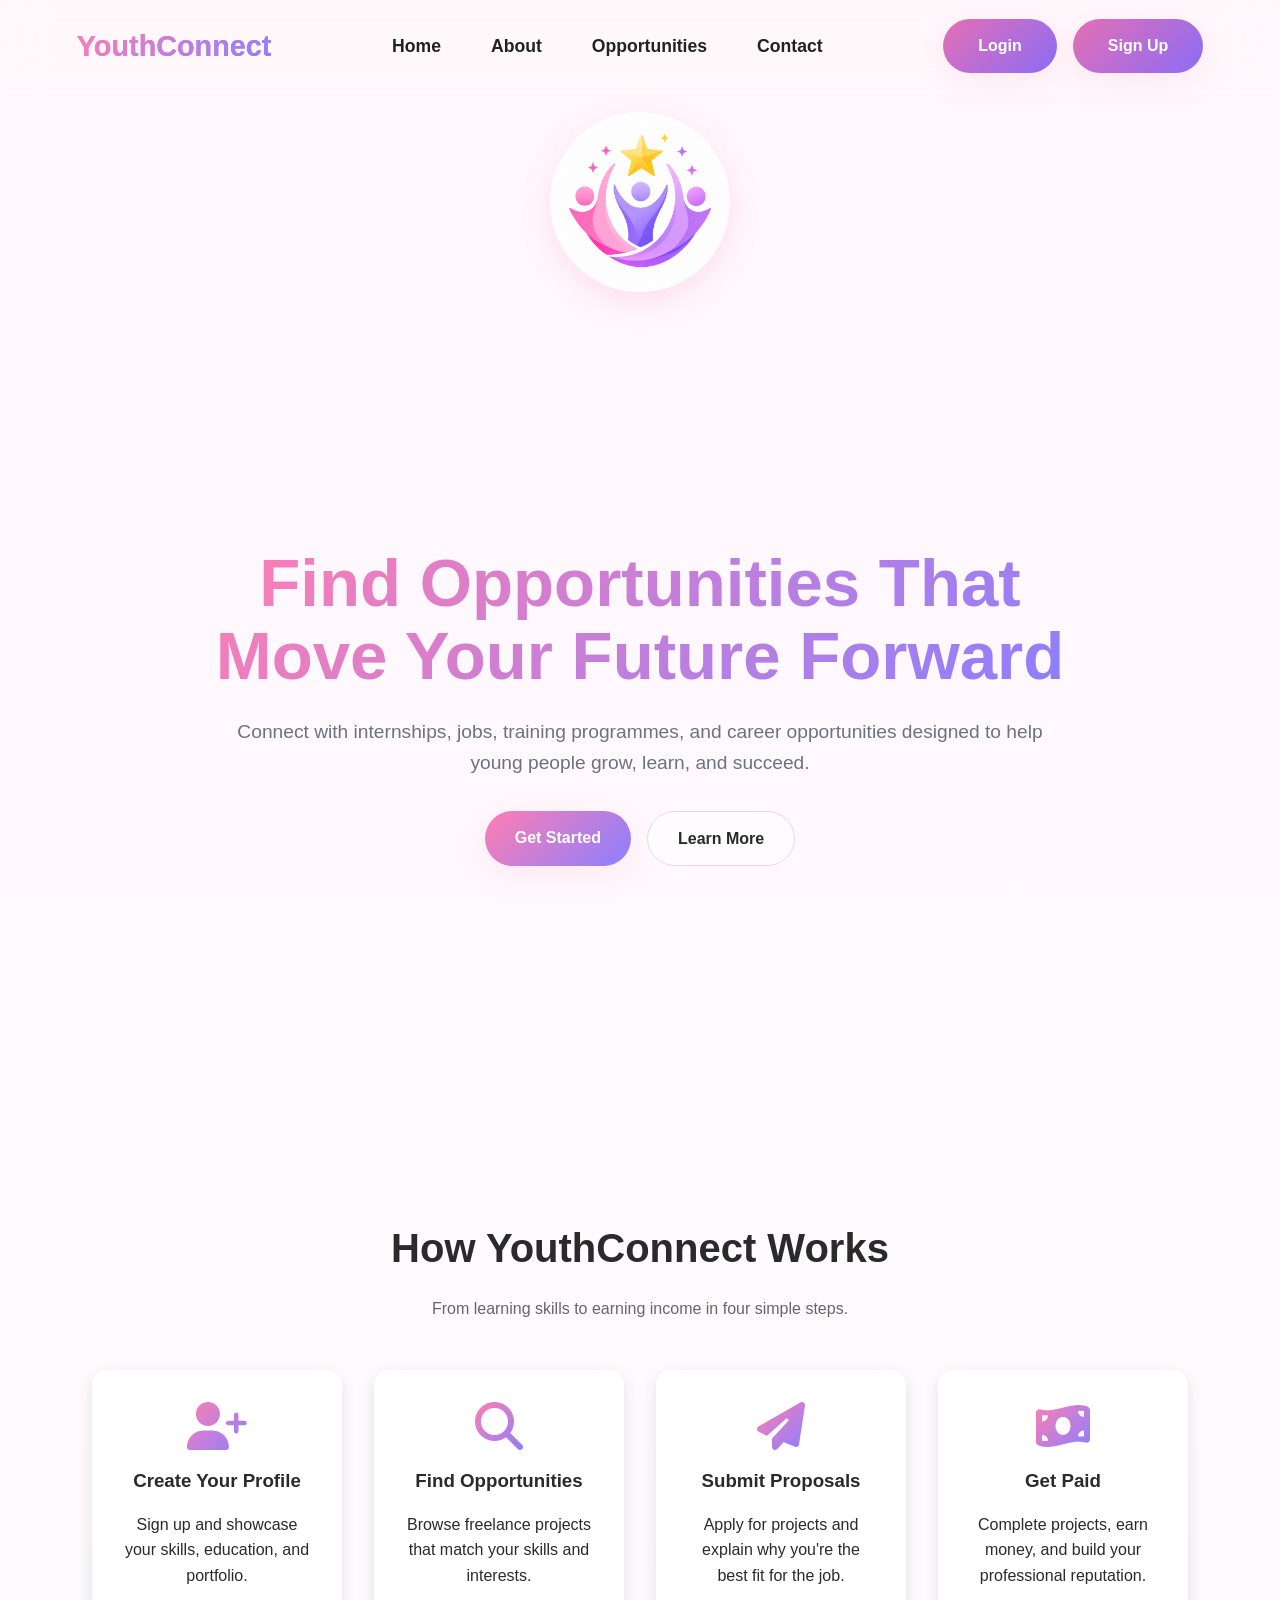
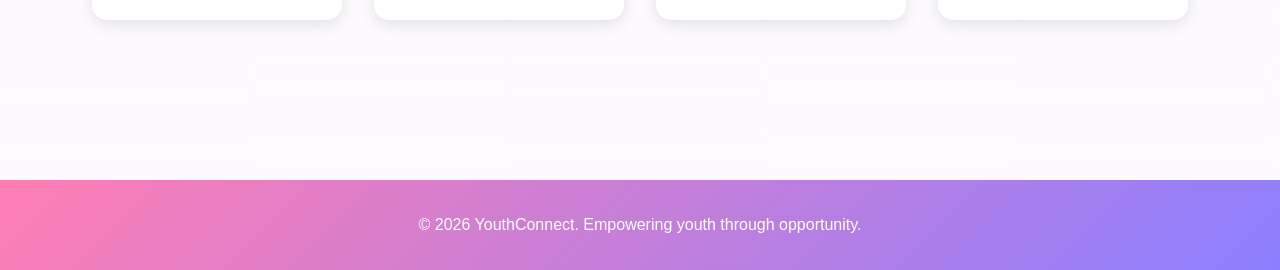
<file: index.html>
<!DOCTYPE html>
<html lang="en">
<head>
    <meta charset="UTF-8" />

    <meta
        name="viewport"
        content="width=device-width, initial-scale=1.0"
    />

    <title>YouthConnect</title>
    <link rel="stylesheet" href="styles.css" />
  
    <link rel="stylesheet" href="https://cdnjs.cloudflare.com/ajax/libs/font-awesome/6.5.1/css/all.min.css">
</head>

<body>

    <!-- HEADER -->
    <header class="navbar">

        <div class="logo">
            <h1>YouthConnect</h1>
        </div>

        <nav>
            <ul class="nav-links">
                <li><a href="index.html">Home</a></li>
                <li><a href="about.html">About</a></li>
                <li><a href="opportunities.html">Opportunities</a></li>
                <li><a href="contact.html">Contact</a></li>
            </ul>
        </nav>

        <div class="auth-buttons">
            <a href="login.html" class="login-btn">
                Login
            </a>

            <a href="signup.html" class="signup-btn">
                Sign Up
            </a>
        </div>

    </header>
        <!-- HERO IMAGE -->
    <div class="hero-image">
        <img
            src="Icon Logo (1).png"
            alt="YouthConnect Logo"
        />
    </div>

<!-- HERO -->
<section class="hero" id="home">

    <div class="hero-content">

        <h2>
            Find Opportunities That Move Your Future Forward
        </h2>

        <p>
            Connect with internships, jobs, training programmes,
            and career opportunities designed to help young people
            grow, learn, and succeed.
        </p>

        <div class="hero-buttons">
            <a href="#opportunities" class="primary-btn">
                Get Started
            </a>

            <a href="about.html" class="secondary-btn">
                Learn More
            </a>
        </div>

    </div>

</section>
    <section class="how-it-works" id="how-it-works">
    <h2>How YouthConnect Works</h2>
    <p class="section-subtitle">
        From learning skills to earning income in four simple steps.
    </p>

    <div class="steps-container">

        <div class="step-card">
            <i class="fa-solid fa-user-plus"></i>
            <h3>Create Your Profile</h3>
            <p>
                Sign up and showcase your skills, education,
                and portfolio.
            </p>
        </div>

        <div class="step-card">
            <i class="fa-solid fa-magnifying-glass"></i>
            <h3>Find Opportunities</h3>
            <p>
                Browse freelance projects that match your
                skills and interests.
            </p>
        </div>

        <div class="step-card">
            <i class="fa-solid fa-paper-plane"></i>
            <h3>Submit Proposals</h3>
            <p>
                Apply for projects and explain why you're
                the best fit for the job.
            </p>
        </div>

        <div class="step-card">
            <i class="fa-solid fa-money-bill-wave"></i>
            <h3>Get Paid</h3>
            <p>
                Complete projects, earn money,
                and build your professional reputation.
            </p>
        </div>

    </div>
</section>

    <!-- FOOTER -->
    <footer>

        <p>
            © 2026 YouthConnect. Empowering youth through opportunity.
        </p>

    </footer>

   
</body>
</html>
</file>
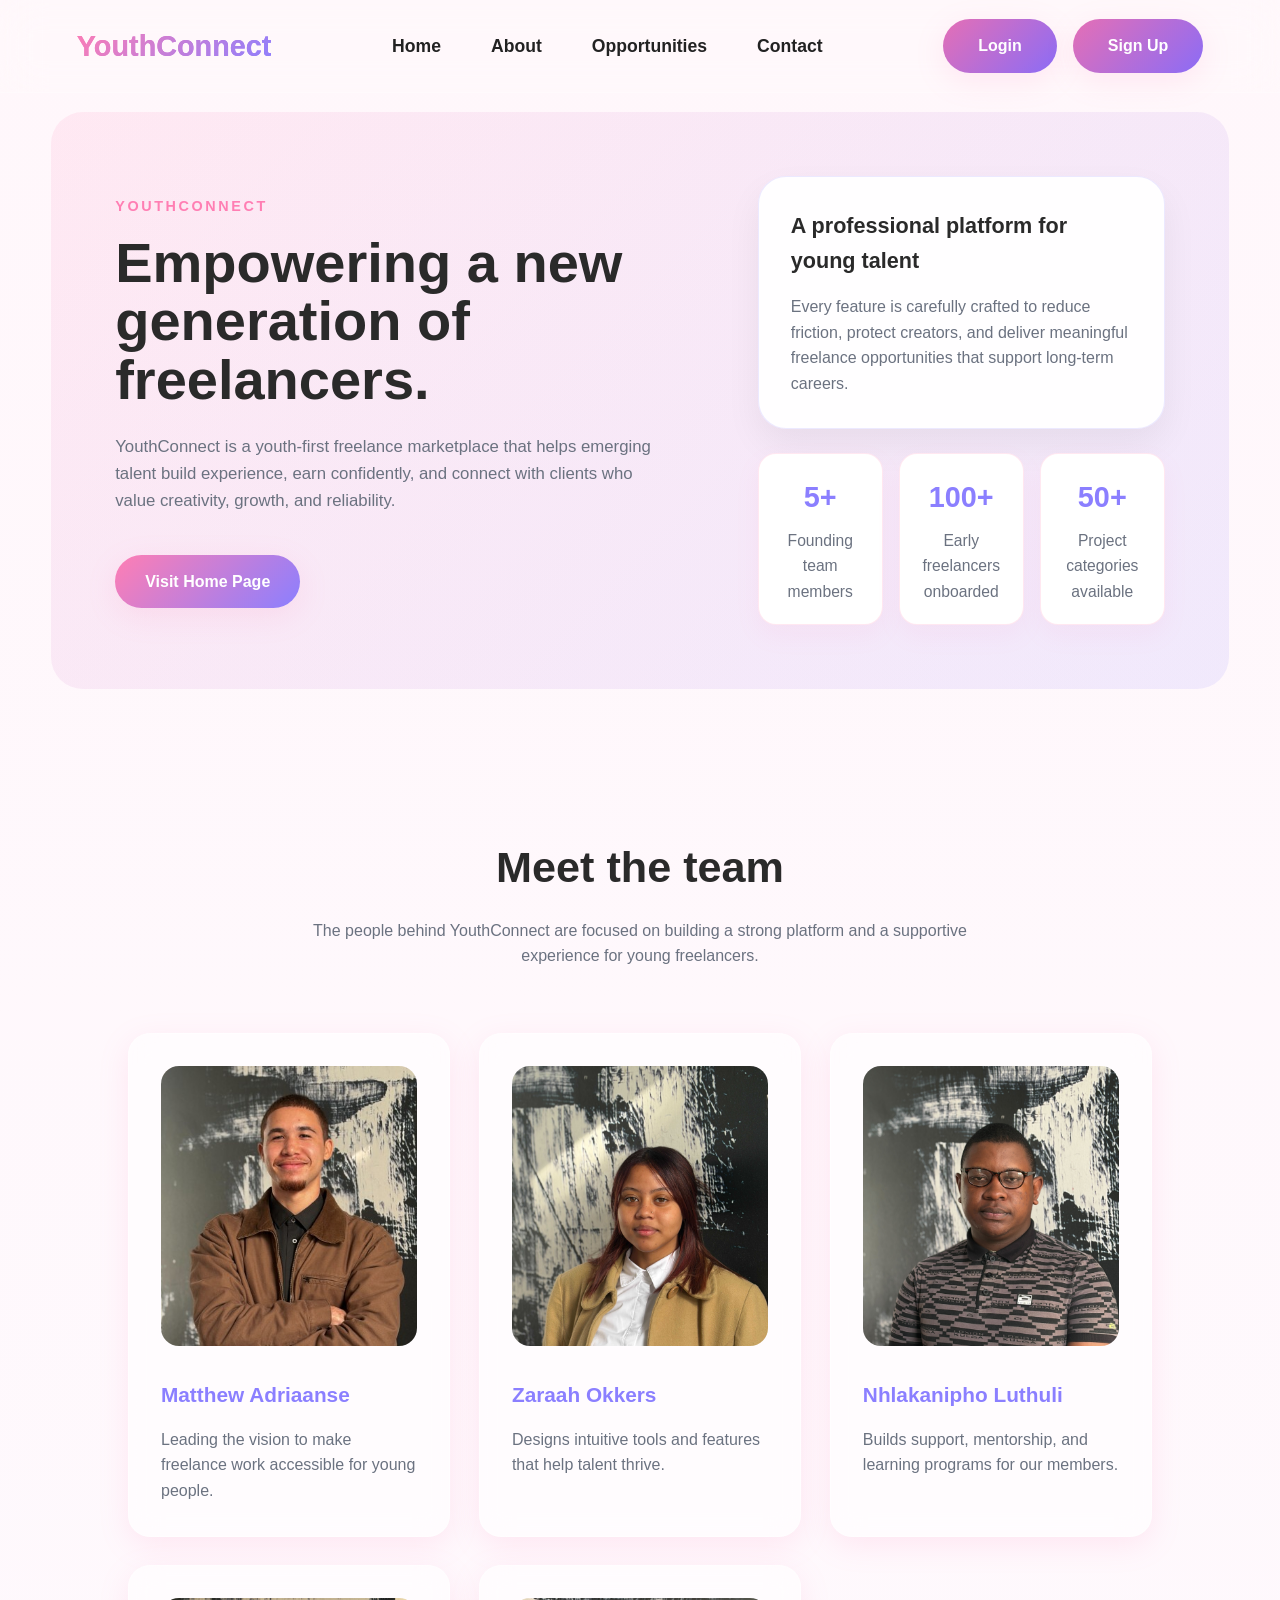
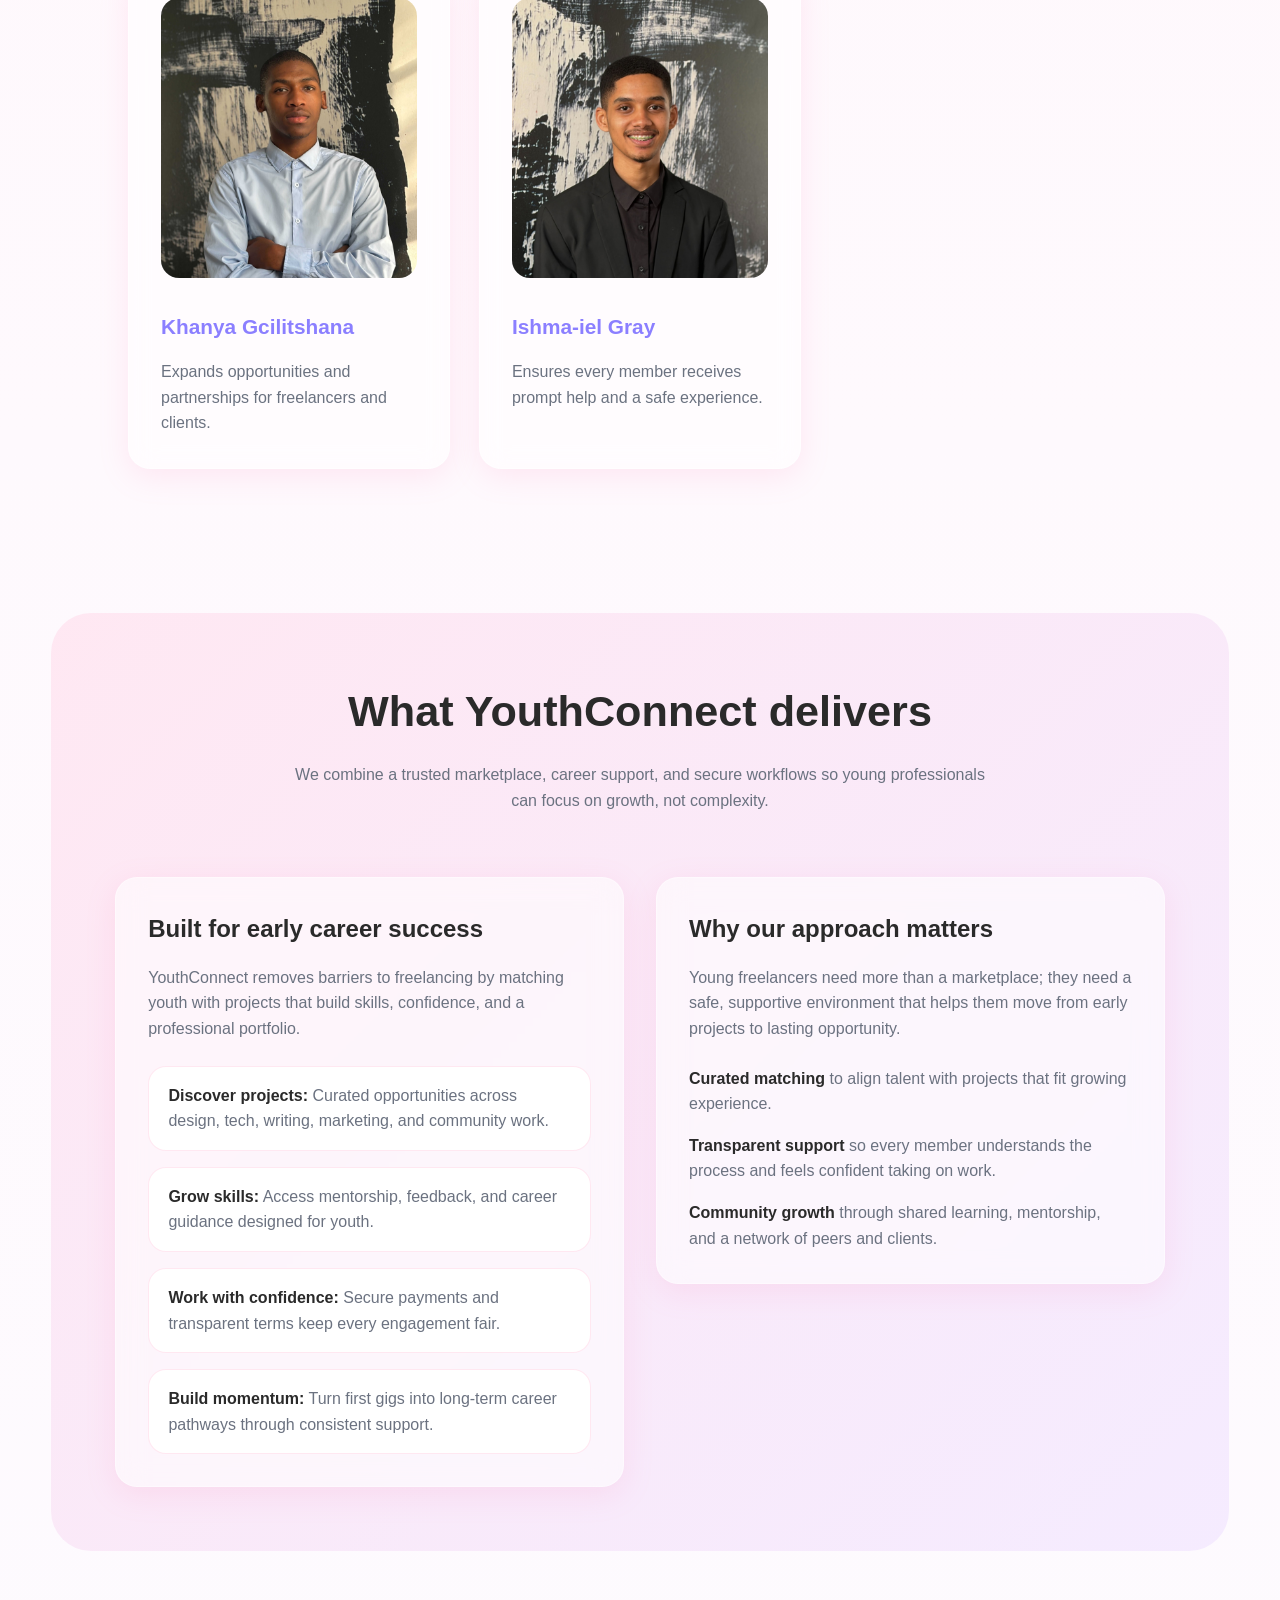
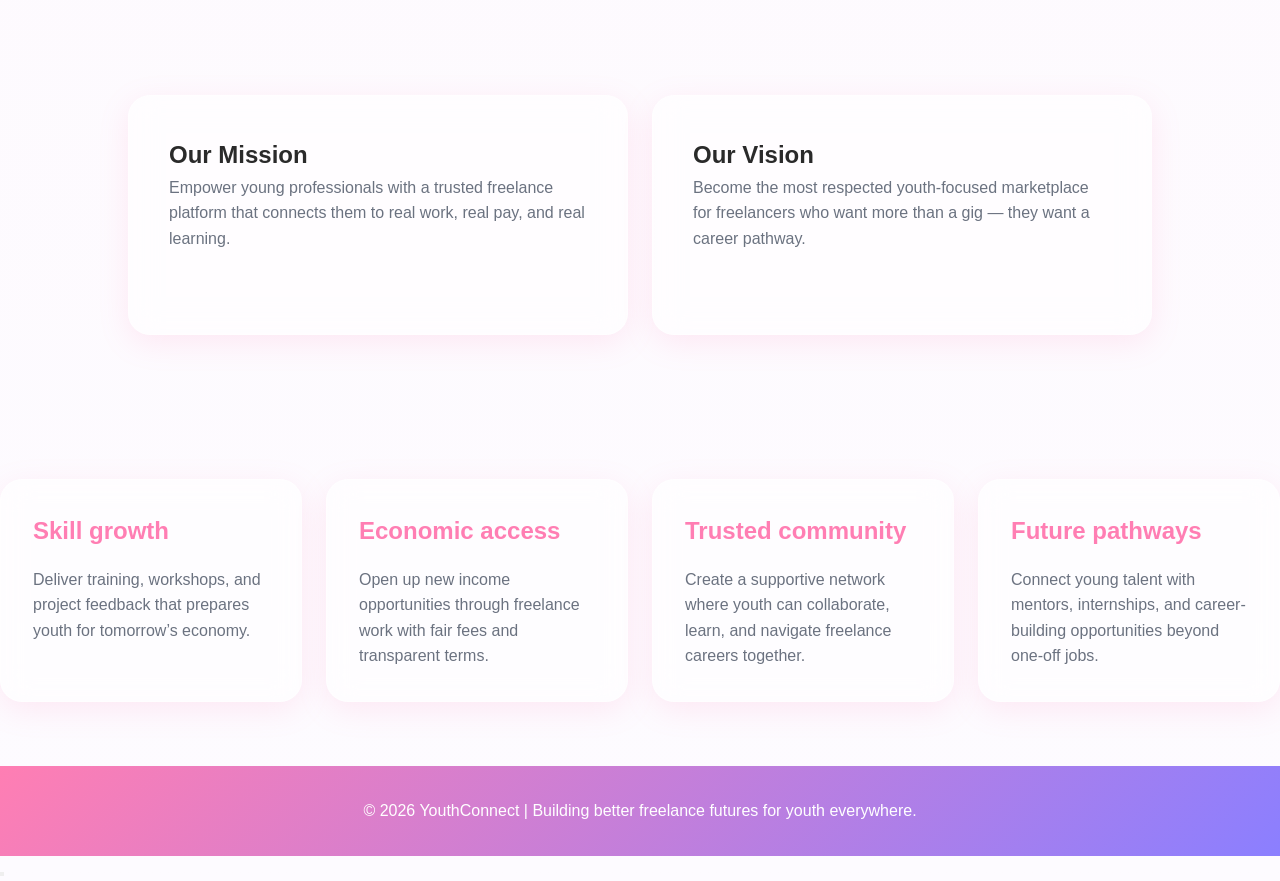
<file: about.html>
<!DOCTYPE html>
<html lang="en">
<head>
    <meta charset="UTF-8">
    <meta name="viewport" content="width=device-width, initial-scale=1.0">
    <title>About YouthConnect</title>
    <link rel="stylesheet" href="styles.css" />

</head>
<body>
    <header class="navbar">
        <div class="logo">
            <h1>YouthConnect</h1>
        </div>

        <nav>
            <ul class="nav-links">
                <li><a href="index.html">Home</a></li>
                <li><a href="about.html">About</a></li>
                <li><a href="opportunities.html">Opportunities</a></li>
                <li><a href="contact.html">Contact</a></li>
            </ul>
        </nav>

        <div class="auth-buttons">
            <a href="Login/index.html" class="login-btn">Login</a>
            <a href="Sign up/index.html" class="signup-btn">Sign Up</a>
        </div>
    </header>

    <main>
        <section class="about-hero" id="about">
            <div class="about-hero-copy">
                <span class="eyebrow">YouthConnect</span>
                <h1>Empowering a new generation of freelancers.</h1>
                <p>YouthConnect is a youth-first freelance marketplace that helps emerging talent build experience, earn confidently, and connect with clients who value creativity, growth, and reliability.</p>
                <div class="hero-actions">
                    <a href="index.html" class="primary-btn">Visit Home Page</a>
                </div>
            </div>

            <aside class="hero-highlight">
                <div class="hero-card">
                    <h3>A professional platform for young talent</h3>
                    <p>Every feature is carefully crafted to reduce friction, protect creators, and deliver meaningful freelance opportunities that support long-term careers.</p>
                </div>
                <div class="stats-group">
                    <div class="stat-pill">
                        <strong>5+</strong>
                        <span>Founding team members</span>
                    </div>
                    <div class="stat-pill">
                        <strong>100+</strong>
                        <span>Early freelancers onboarded</span>
                    </div>
                    <div class="stat-pill">
                        <strong>50+</strong>
                        <span>Project categories available</span>
                    </div>
                </div>
            </aside>
        </section>

        <section class="team" id="team">
            <div class="section-heading">
                <h2>Meet the team</h2>
                <p>The people behind YouthConnect are focused on building a strong platform and a supportive experience for young freelancers.</p>
            </div>

            <div class="team-grid">
                <article class="profile-card card">
                    <img src="matt.jpg" alt="Founder of YouthConnect">
                    <h3>Matthew Adriaanse</h3>
                    <p>Leading the vision to make freelance work accessible for young people.</p>
                </article>
                <article class="profile-card card">
                    <img src="zara.jpg" alt="Product Lead at YouthConnect">
                    <h3>Zaraah Okkers</h3>
                    <p>Designs intuitive tools and features that help talent thrive.</p>
                </article>
                <article class="profile-card card">
                    <img src="nhlaks.jpg" alt="Community Lead at YouthConnect">
                    <h3>Nhlakanipho Luthuli</h3>
                    <p>Builds support, mentorship, and learning programs for our members.</p>
                </article>
                <article class="profile-card card">
                    <img src="khanya.jpg" alt="Growth Lead at YouthConnect">
                    <h3>Khanya Gcilitshana</h3>
                    <p>Expands opportunities and partnerships for freelancers and clients.</p>
                </article>
                <article class="profile-card card">
                    <img src="ish.png" alt="Support Lead at YouthConnect">
                    <h3>Ishma-iel Gray</h3>
                    <p>Ensures every member receives prompt help and a safe experience.</p>
                </article>
            </div>
        </section>

        <section class="about-section">
            <div class="section-heading">
                <h2>What YouthConnect delivers</h2>
                <p>We combine a trusted marketplace, career support, and secure workflows so young professionals can focus on growth, not complexity.</p>
            </div>

            <div class="about-grid">
                <div class="card">
                    <h3>Built for early career success</h3>
                    <p>YouthConnect removes barriers to freelancing by matching youth with projects that build skills, confidence, and a professional portfolio.</p>

                    <ul class="feature-list">
                        <li><strong>Discover projects:</strong> Curated opportunities across design, tech, writing, marketing, and community work.</li>
                        <li><strong>Grow skills:</strong> Access mentorship, feedback, and career guidance designed for youth.</li>
                        <li><strong>Work with confidence:</strong> Secure payments and transparent terms keep every engagement fair.</li>
                        <li><strong>Build momentum:</strong> Turn first gigs into long-term career pathways through consistent support.</li>
                    </ul>
                </div>

                <div class="card">
                    <h3>Why our approach matters</h3>
                    <p>Young freelancers need more than a marketplace; they need a safe, supportive environment that helps them move from early projects to lasting opportunity.</p>

                    <ul class="feature-list simple-list">
                        <li><strong>Curated matching</strong> to align talent with projects that fit growing experience.</li>
                        <li><strong>Transparent support</strong> so every member understands the process and feels confident taking on work.</li>
                        <li><strong>Community growth</strong> through shared learning, mentorship, and a network of peers and clients.</li>
                    </ul>
                </div>
            </div>
        </section>

        <section class="mission-vision">
            <div class="card">
                <h2>Our Mission</h2>
                <p>Empower young professionals with a trusted freelance platform that connects them to real work, real pay, and real learning.</p>
            </div>
            <div class="card">
                <h2>Our Vision</h2>
                <p>Become the most respected youth-focused marketplace for freelancers who want more than a gig — they want a career pathway.</p>
            </div>
        </section>



            <div class="values-grid">
                <div class="card">
                    <h3>Skill growth</h3>
                    <p>Deliver training, workshops, and project feedback that prepares youth for tomorrow’s economy.</p>
                </div>
                <div class="card">
                    <h3>Economic access</h3>
                    <p>Open up new income opportunities through freelance work with fair fees and transparent terms.</p>
                </div>
                <div class="card">
                    <h3>Trusted community</h3>
                    <p>Create a supportive network where youth can collaborate, learn, and navigate freelance careers together.</p>
                </div>
                <div class="card">
                    <h3>Future pathways</h3>
                    <p>Connect young talent with mentors, internships, and career-building opportunities beyond one-off jobs.</p>
                </div>
            </div>
        </section>


    <footer>
        <p>© 2026 YouthConnect | Building better freelance futures for youth everywhere.</p>
    </footer>

    <div class="chatbot-widget">
        <button class="chatbot-toggle" id="chatbotToggle" aria-label="Open chat assistant">
            <i class="fa-solid fa-robot"></i>
        </button>

 
  
</body>
</html>
</file>
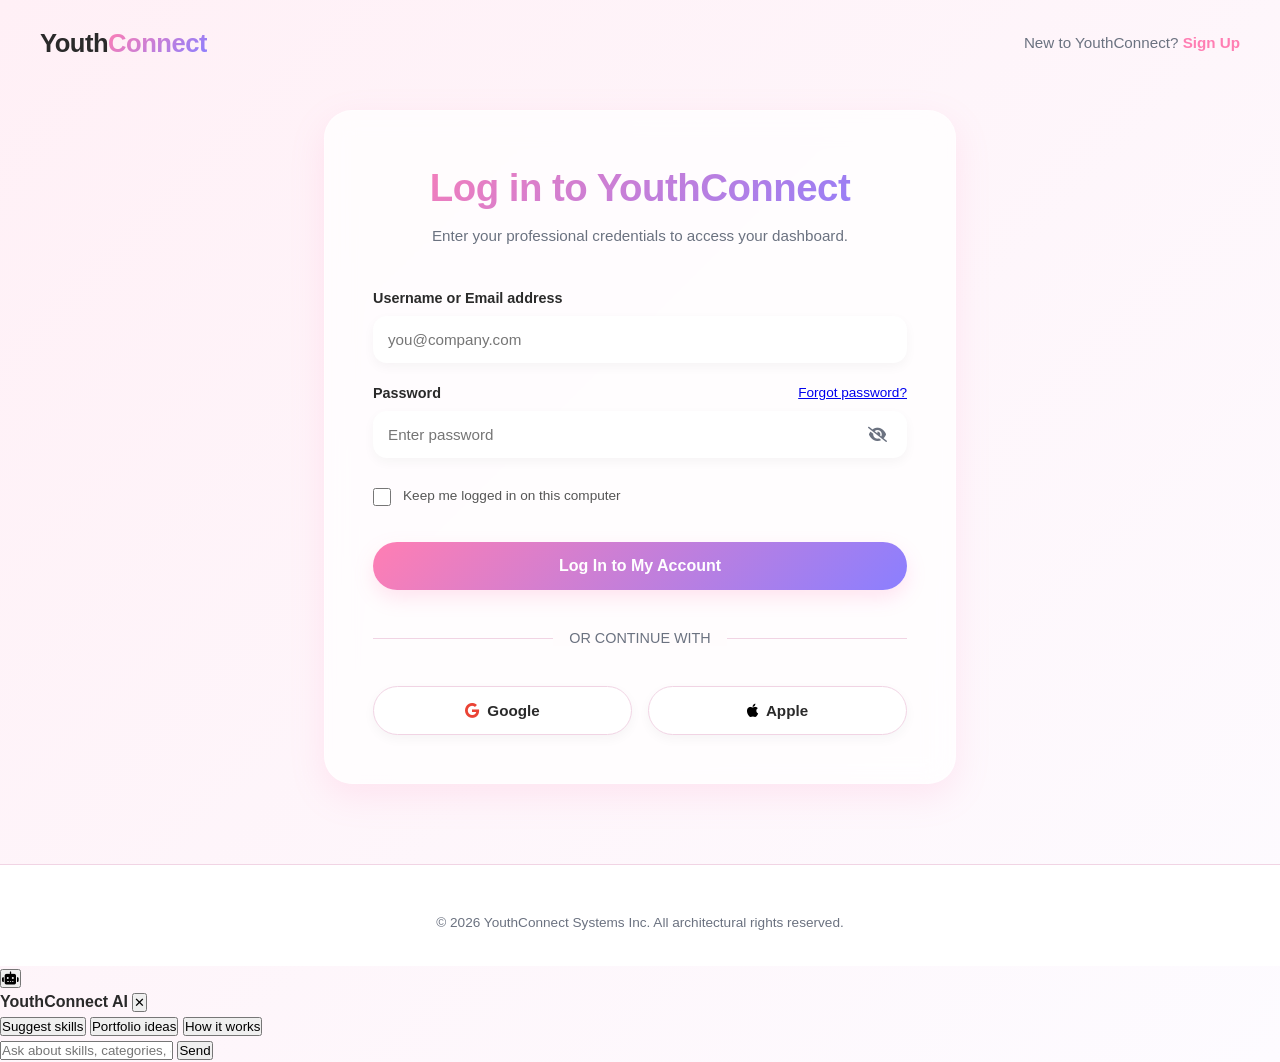
<file: login.html>
<!DOCTYPE html>
<html lang="en">
<head>
    <meta charset="UTF-8">
    <meta name="viewport" content="width=device-width, initial-scale=1.0">
    <title>Log In | WorkSphere</title>
    <link rel="stylesheet" href="signup.css">
    <!-- FontAwesome for Icons -->
    <link rel="stylesheet" href="https://cdnjs.cloudflare.com/ajax/libs/font-awesome/6.4.0/css/all.min.css">
</head>
<body class="bg-clean-slate">

    <!-- Minimalistic Layout Navigation Header -->
    <nav class="auth-nav">
        <a href="./upwork-index.html" class="brand-logo">Youth<span class="text-accent">Connect</span></a>
        <p class="auth-nav-text">New to YouthConnect? <a href="./signup.html">Sign Up</a></p>
    </nav>

    <!-- Log In Form Wrapper -->
    <main class="auth-container">
        <div class="auth-card">
            
            <div class="auth-header">
                <h2>Log in to YouthConnect</h2>
                <p>Enter your professional credentials to access your dashboard.</p>
            </div>

            <!-- Programmatic Login Form -->
            <form class="auth-form" action="#" method="POST">
                
                <div class="form-group">
                    <label for="email">Username or Email address</label>
                    <input type="email" id="email" required placeholder="you@company.com">
                </div>

                <div class="form-group">
                    <div class="form-row-dual" style="grid-template-columns: 1fr 1fr; align-items: center; gap: 0;">
                        <label for="password">Password</label>
                        <a href="#" class="form-group-checkbox" style="margin: 0; justify-content: flex-end; font-size: 0.85rem;">Forgot password?</a>
                    </div>
                    <div class="password-input-wrapper">
                        <input type="password" id="password" required placeholder="Enter password">
                        <i class="fa-solid fa-eye-slash toggle-password-visibility"></i>
                    </div>
                </div>

                <div class="form-group-checkbox">
                    <input type="checkbox" id="remember-me">
                    <label for="remember-me">Keep me logged in on this computer</label>
                </div>

                <button type="submit" class="btn-auth-submit">Log In to My Account</button>

                <!-- Social Sign-On Divider -->
                <div class="auth-divider">
                    <span>or continue with</span>
                </div>

                <!-- OAuth Social Providers Buttons -->
                <div class="oauth-buttons-row">
                    <button type="button" class="btn-oauth"><i class="fa-brands fa-google text-google"></i> Google</button>
                    <button type="button" class="btn-oauth"><i class="fa-brands fa-apple text-apple"></i> Apple</button>
                </div>

            </form>

        </div>
    </main>

    <!-- Global Layout System Footer -->
    <footer class="corporate-footer" style="padding-top: 3rem; margin-top: auto;">
        <div class="footer-legal-line" style="margin: 0; padding: 0;">
            <p>&copy; 2026 YouthConnect Systems Inc. All architectural rights reserved.</p>
        </div>
    </footer>

    <div class="chatbot-widget">
        <button class="chatbot-toggle" id="chatbotToggle" aria-label="Open chat assistant">
            <i class="fa-solid fa-robot"></i>
        </button>

        <div class="chatbot-panel" id="chatbotPanel">
            <div class="chatbot-header">
                <strong>YouthConnect AI</strong>
                <button class="chatbot-close" id="chatbotClose" aria-label="Close chat assistant">✕</button>
            </div>
            <div class="chatbot-messages" id="chatbotMessages"></div>
            <div class="chatbot-suggestions">
                <button data-suggestion="Suggest skills for me">Suggest skills</button>
                <button data-suggestion="Recommend portfolio ideas">Portfolio ideas</button>
                <button data-suggestion="How does YouthConnect work?">How it works</button>
            </div>
            <div class="chatbot-input-area">
                <input type="text" id="chatbotInput" placeholder="Ask about skills, categories, or opportunities...">
                <button id="chatbotSend">Send</button>
            </div>
        </div>
    </div>

<script src="login.js"></script>

</body>
</html>
</file>
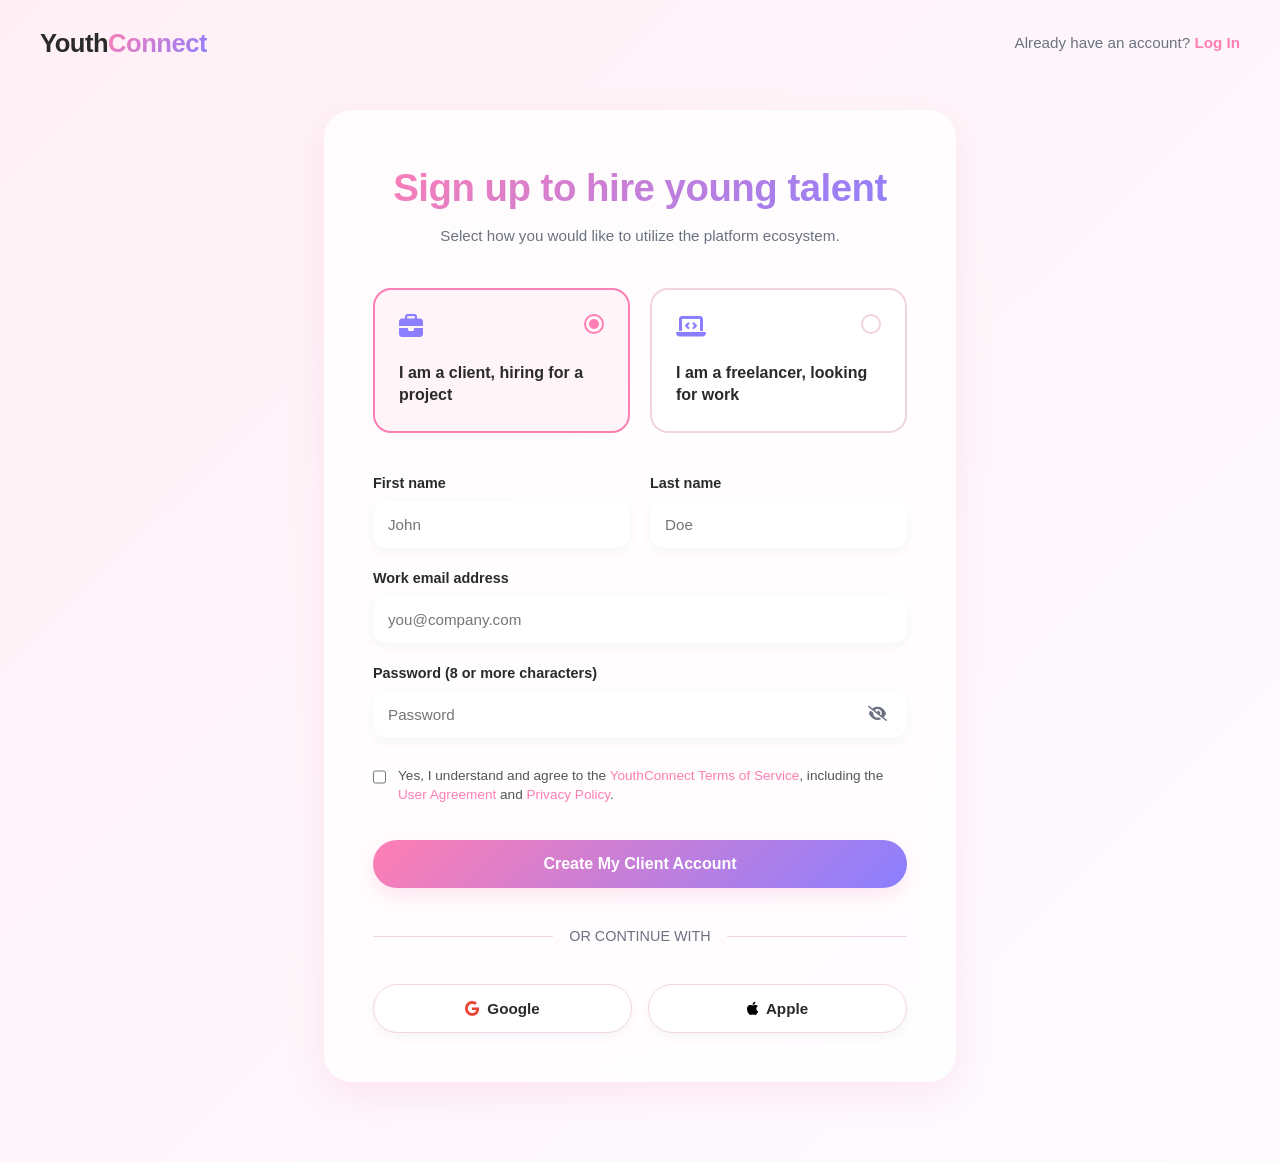
<file: signup.html>
<!DOCTYPE html>
<html lang="en">
<head>
    <meta charset="UTF-8">
    <meta name="viewport" content="width=device-width, initial-scale=1.0">
    <title>Sign Up | YouthConnect</title>
    <link rel="stylesheet" href="signup.css">
    <!-- FontAwesome for Icons -->
    <link rel="stylesheet" href="https://cdnjs.cloudflare.com/ajax/libs/font-awesome/6.4.0/css/all.min.css">
</head>
<body class="bg-clean-slate">

    <!-- Minimalistic Layout Navigation Header -->
    <nav class="auth-nav">
        <a href="./upwork-index.html" class="brand-logo">Youth<span class="text-accent">Connect</span></a>
        <p class="auth-nav-text">Already have an account? <a href="./login.html">Log In</a></p>
    </nav>

    <!-- Sign Up Form Wrapper -->
    <main class="auth-container">
        <div class="auth-card">
            
            <div class="auth-header">
                <h2>Join as a client or freelancer</h2>
                <p>Select how you would like to utilize the platform ecosystem.</p>
            </div>

            <!-- Role Selector Cards -->
            <div class="role-selector-grid">
                
                <label class="role-card-label">
                    <input type="radio" name="user-role" value="client" class="hidden-radio" checked>
                    <div class="role-card-custom">
                        <div class="role-icon-row">
                            <i class="fa-solid fa-briefcase role-main-icon"></i>
                            <div class="custom-radio-dot"></div>
                        </div>
                        <h4>I am a client, hiring for a project</h4>
                    </div>
                </label>

                <label class="role-card-label">
                    <input type="radio" name="user-role" value="freelancer" class="hidden-radio">
                    <div class="role-card-custom">
                        <div class="role-icon-row">
                            <i class="fa-solid fa-laptop-code role-main-icon"></i>
                            <div class="custom-radio-dot"></div>
                        </div>
                        <h4>I am a freelancer, looking for work</h4>
                    </div>
                </label>

            </div>

            <!-- Programmatic Registration Form -->
            <form class="auth-form" action="#" method="POST">
                
                <div class="form-row-dual">
                    <div class="form-group">
                        <label for="first-name">First name</label>
                        <input type="text" id="first-name" required placeholder="John">
                    </div>
                    <div class="form-group">
                        <label for="last-name">Last name</label>
                        <input type="text" id="last-name" required placeholder="Doe">
                    </div>
                </div>

                <div class="form-group">
                    <label for="email">Work email address</label>
                    <input type="email" id="email" required placeholder="you@company.com">
                </div>

                <div class="form-group">
                    <label for="password">Password (8 or more characters)</label>
                    <div class="password-input-wrapper">
                        <input type="password" id="password" required placeholder="Password">
                        <i class="fa-solid fa-eye-slash toggle-password-visibility"></i>
                    </div>
                </div>

                <div class="form-group-checkbox">
                    <input type="checkbox" id="terms" required>
                    <label for="terms">Yes, I understand and agree to the <a href="#">YouthConnect Terms of Service</a>, including the <a href="#">User Agreement</a> and <a href="#">Privacy Policy</a>.</label>
                </div>

                <button type="submit" class="btn-auth-submit">Create My Account</button>

                <!-- Social Sign-On Divider -->
                <div class="auth-divider">
                    <span>or continue with</span>
                </div>

                <!-- OAuth Social Providers Buttons -->
                <div class="oauth-buttons-row">
                    <button type="button" class="btn-oauth"><i class="fa-brands fa-google text-google"></i> Google</button>
                    <button type="button" class="btn-oauth"><i class="fa-brands fa-apple text-apple"></i> Apple</button>
                </div>

            </form>

        </div>
    </main>

    <script src="signup.js"></script>

</body>
</html>
</file>
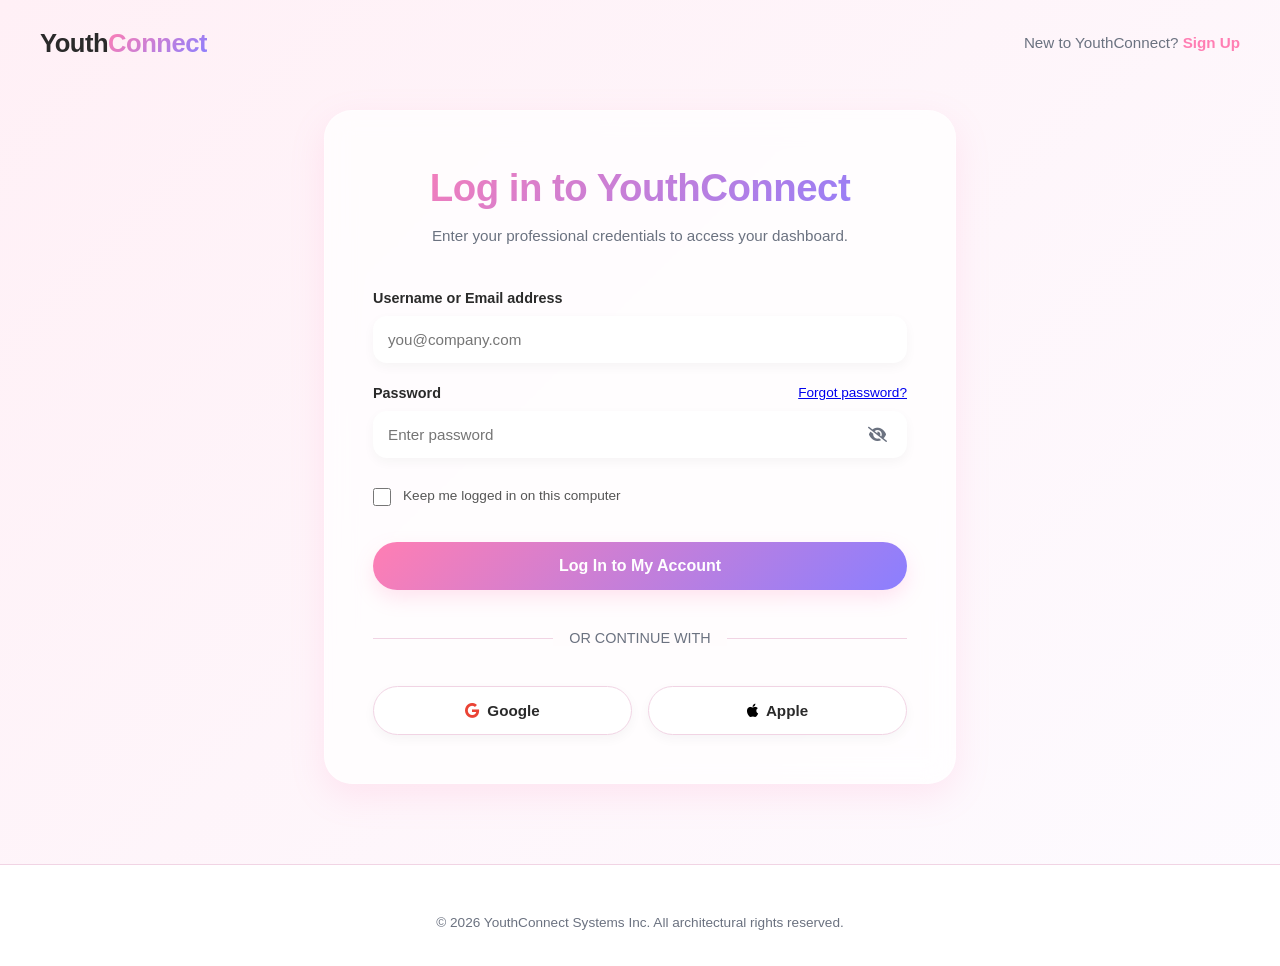
<file: Login/login.html>
<!DOCTYPE html>
<html lang="en">
<head>
    <meta charset="UTF-8">
    <meta name="viewport" content="width=device-width, initial-scale=1.0">
    <title>Log In | WorkSphere</title>
    <link rel="stylesheet" href="signup.css">
    <!-- FontAwesome for Icons -->
    <link rel="stylesheet" href="https://cdnjs.cloudflare.com/ajax/libs/font-awesome/6.4.0/css/all.min.css">
</head>
<body class="bg-clean-slate">

    <!-- Minimalistic Layout Navigation Header -->
    <nav class="auth-nav">
        <a href="./upwork-index.html" class="brand-logo">Youth<span class="text-accent">Connect</span></a>
        <p class="auth-nav-text">New to YouthConnect? <a href="./signup.html">Sign Up</a></p>
    </nav>

    <!-- Log In Form Wrapper -->
    <main class="auth-container">
        <div class="auth-card">
            
            <div class="auth-header">
                <h2>Log in to YouthConnect</h2>
                <p>Enter your professional credentials to access your dashboard.</p>
            </div>

            <!-- Programmatic Login Form -->
            <form class="auth-form" action="#" method="POST">
                
                <div class="form-group">
                    <label for="email">Username or Email address</label>
                    <input type="email" id="email" required placeholder="you@company.com">
                </div>

                <div class="form-group">
                    <div class="form-row-dual" style="grid-template-columns: 1fr 1fr; align-items: center; gap: 0;">
                        <label for="password">Password</label>
                        <a href="#" class="form-group-checkbox" style="margin: 0; justify-content: flex-end; font-size: 0.85rem;">Forgot password?</a>
                    </div>
                    <div class="password-input-wrapper">
                        <input type="password" id="password" required placeholder="Enter password">
                        <i class="fa-solid fa-eye-slash toggle-password-visibility"></i>
                    </div>
                </div>

                <div class="form-group-checkbox">
                    <input type="checkbox" id="remember-me">
                    <label for="remember-me">Keep me logged in on this computer</label>
                </div>

                <button type="submit" class="btn-auth-submit">Log In to My Account</button>

                <!-- Social Sign-On Divider -->
                <div class="auth-divider">
                    <span>or continue with</span>
                </div>

                <!-- OAuth Social Providers Buttons -->
                <div class="oauth-buttons-row">
                    <button type="button" class="btn-oauth"><i class="fa-brands fa-google text-google"></i> Google</button>
                    <button type="button" class="btn-oauth"><i class="fa-brands fa-apple text-apple"></i> Apple</button>
                </div>

            </form>

        </div>
    </main>

    <!-- Global Layout System Footer -->
    <footer class="corporate-footer" style="padding-top: 3rem; margin-top: auto;">
        <div class="footer-legal-line" style="margin: 0; padding: 0;">
            <p>&copy; 2026 YouthConnect Systems Inc. All architectural rights reserved.</p>
        </div>
    </footer>

</body>
</html>
</file>
<file: styles.css>
/* =========================
   ROOT
========================= */

:root {
    --pink-main: #ff7eb3;
    --pink-soft: #ffc1dd;
    --pink-light: #fff0f6;

    --purple: #8b7fff;

    --white: #ffffff;

    --text-dark: #2a2a2a;
    --text-light: #6b7280;

    --border: #f1d4e4;

    --shadow:
        0 8px 30px rgba(255, 126, 179, 0.15);

    --gradient:
        linear-gradient(
            135deg,
            #ff7eb3,
            #8b7fff
        );

    --radius: 22px;
}

/* =========================
   RESET
========================= */

* {
    margin: 0;
    padding: 0;

    box-sizing: border-box;
}

html {
    scroll-behavior: smooth;
}

body {
    font-family: "Inter", sans-serif;

    background:
        linear-gradient(
            to bottom,
            #fff7fb,
            #fdfbff
        );

    color: var(--text-dark);

    line-height: 1.6;
}

/* =========================
   NAVBAR
========================= */

.navbar {
    position: sticky;
    top: 0;

    display: flex;
    justify-content: space-between;
    align-items: center;

    padding: 1.2rem 6%;

    background:
        rgb(255, 255, 255);

    -webkit-backdrop-filter: blur(14px);
    backdrop-filter: blur(14px);

    border-bottom:
        1px solid rgb(255, 255, 255);

    z-index: 1000;
}

.logo h1 {
    font-size: 1.8rem;

    font-weight: 800;

    background: var(--gradient);

    background-clip: text;
    -webkit-background-clip: text;

    color: transparent;
}

.nav-links {
    display: flex;

    gap: 2rem;

    list-style: none;
}

.nav-links a {
    text-decoration: none;

    color: var(--text-dark);

    font-weight: 600;

    transition: 0.3s ease;
}

.nav-links a:hover {
    color: var(--pink-main);
}

/* =========================
   AUTH BUTTONS
========================= */

.auth-buttons {
    display: flex;

    gap: 1rem;
}

.login-btn {
 text-decoration: none;

    background: var(--gradient);

    color: var(--white);

    padding: 12px 24px;

    border-radius: 999px;

    font-weight: 600;

    box-shadow: var(--shadow);

    transition: 0.3s ease;
}

.signup-btn {
    text-decoration: none;

    background: var(--gradient);

    color: var(--white);

    padding: 12px 24px;

    border-radius: 999px;

    font-weight: 600;

    box-shadow: var(--shadow);

    transition: 0.3s ease;
}

.signup-btn:hover {
    transform: translateY(-2px);
}

/* =========================
   HERO
========================= */

.hero {
    min-height: 92vh;

    display: flex;
    justify-content: center;
    align-items: center;

    text-align: center;

    padding: 4rem 6%;
}

.hero-content {
    max-width: 850px;
}

.hero h2 {
    font-size: 4.2rem;

    line-height: 1.1;

    margin-bottom: 1.5rem;

    font-weight: 800;

    background: var(--gradient);

    -webkit-background-clip: text;
    background-clip: text;

    color: transparent;
}

.hero p {
    font-size: 1.2rem;

    color: var(--text-light);

    margin-bottom: 2rem;
}

.hero-buttons {
    display: flex;

    justify-content: center;

    gap: 1rem;

    flex-wrap: wrap;
}
.hero-image img {
    max-width: 100%;
    height: auto;
    margin-top: 2rem;
    border-radius: 20px;
}
/* HERO IMAGE */

.hero-image {
    flex: 1;

    display: flex;
    justify-content: center;
    align-items: center;
}

.hero-image img {
    width: 180px;
    height: 180px;

    object-fit: cover;

    border-radius: 50%;

    box-shadow:
        0 10px 30px rgba(255, 126, 179, 0.2);

    animation: floatImage 4s ease-in-out infinite;
}

@keyframes floatImage {

    0% {
        transform: translateY(0px);
    }

    50% {
        transform: translateY(-10px);
    }

    100% {
        transform: translateY(0px);
    }
}

/* =========================
   BUTTONS
========================= */

.primary-btn {
    display: inline-block;

    text-decoration: none;

    background: var(--gradient);

    color: var(--white);

    padding: 14px 30px;

    border-radius: 999px;

    font-weight: 600;

    border: none;

    cursor: pointer;

    box-shadow: var(--shadow);

    transition: 0.3s ease;
}

.primary-btn:hover {
    transform: translateY(-3px);
}

.secondary-btn {
    display: inline-block;

    text-decoration: none;

    color: var(--text-dark);

    padding: 14px 30px;

    border-radius: 999px;

    border: 1px solid var(--border);

    background: rgba(255,255,255,0.6);

    font-weight: 600;

    transition: 0.3s ease;
}

.secondary-btn:hover {
    background: rgba(255,255,255,0.9);
}

/* =========================
   SECTIONS
========================= */

section {
    padding: 6rem 6%;
}

.section-heading {
    text-align: center;

    max-width: 700px;

    margin: auto auto 4rem;
}

.section-heading h2 {
    font-size: 2.7rem;

    margin-bottom: 1rem;
}

.section-heading p {
    color: var(--text-light);
}

/* =========================
   HOW IT WORKS
========================== */
.how-it-works {
  padding: 6rem 2rem;
  text-align: center;
}

.how-it-works h2 {
  font-size: 2.5rem;
  margin-bottom: 1rem;
}

.section-subtitle {
  margin-bottom: 3rem;
  color: #666;
}

.steps-container {
  display: flex;
  justify-content: center;
  gap: 2rem;
  flex-wrap: wrap;
}

.step-card {
  width: 250px;
  padding: 2rem;
  border-radius: 15px;
  background: white;
  box-shadow: 0 5px 15px rgba(0, 0, 0, 0.1);
  transition: all 0.3s ease;
}

.step-card:hover {
  transform: translateY(-8px);
}

.step-card h3 {
  margin-bottom: 1rem;
}

.step-card i {
  font-size: 3rem;
  margin-bottom: 1rem;
  background: var(--gradient);
  background-clip: text;
  -webkit-background-clip: text;
  color: transparent;
}

.step-card:hover i {
  transform: scale(1.2);
}

.step-card i {
  transition: transform 0.3s ease;
}
/* =========================
   ABOUT SECTION
========================= */

.about-section {
    background:
        linear-gradient(
            135deg,
            rgba(255, 228, 240, 0.8),
            rgba(243, 232, 255, 0.8)
        );

    border-radius: 40px;

    margin: 0 4%;
}

/* =========================
   CARDS
========================= */

.cards-container {
    display: grid;

    grid-template-columns:
        repeat(auto-fit, minmax(260px, 1fr));

    gap: 2rem;
}

.card {
    background:
        rgba(255,255,255,0.55);

    -webkit-backdrop-filter: blur(14px);
    backdrop-filter: blur(14px);

    border:
        1px solid rgba(255,255,255,0.4);

    border-radius: var(--radius);

    padding: 2rem;

    box-shadow: var(--shadow);

    transition: 0.3s ease;
}

.card:hover {
    transform: translateY(-8px);

    box-shadow:
        0 18px 40px rgba(255, 126, 179, 0.18);
}

.card h3 {
    margin-bottom: 1rem;

    font-size: 1.5rem;
}

.card p {
    color: var(--text-light);
}

/* =========================
   OPPORTUNITY GRID
========================= */

.opportunity-grid {
    display: grid;

    grid-template-columns:
        repeat(auto-fit, minmax(260px, 1fr));

    gap: 1.5rem;

    margin-top: 3rem;
}

.opportunity-card {
    background:
        rgba(255,255,255,0.7);

    -webkit-backdrop-filter: blur(12px);
    backdrop-filter: blur(12px);

    border:
        1px solid rgba(255,255,255,0.5);

    border-radius: 24px;

    padding: 2rem;

    min-height: 180px;

    display: flex;
    justify-content: space-between;
    align-items: flex-start;

    transition: 0.3s ease;

    box-shadow:
        0 8px 25px rgba(255, 126, 179, 0.12);
}

.opportunity-card:hover {
    transform: translateY(-6px);

    box-shadow:
        0 16px 40px rgba(255, 126, 179, 0.2);
}

.opportunity-card h3 {
    font-size: 1.7rem;

    font-weight: 600;

    line-height: 1.3;

    max-width: 180px;
}

.opportunity-card span {
    font-size: 2rem;
}

/* MOBILE */

@media (max-width: 600px) {

    .opportunity-card {
        min-height: 150px;
    }

    .opportunity-card h3 {
        font-size: 1.4rem;
    }

}
/* =========================
   CONTACT FORM
========================= */

.contact-form {
    max-width: 700px;

    margin: auto;

    display: flex;
    flex-direction: column;

    gap: 1rem;
}

.contact-form input,
.contact-form textarea {
    width: 100%;

    padding: 16px;

    border-radius: 16px;

    border: none;

    background:
        rgba(255,255,255,0.75);

    font-size: 1rem;

    font-family: inherit;

    box-shadow:
        0 4px 15px rgba(0,0,0,0.03);
}

.contact-form textarea {
    min-height: 180px;

    resize: vertical;
}

.contact-form input:focus,
.contact-form textarea:focus {
    outline: none;

    box-shadow:
        0 0 0 4px rgba(255, 193, 221, 0.6);
}

.about-hero {
    display: grid;
    grid-template-columns: 1.2fr 0.8fr;
    align-items: center;
    gap: 2rem;
    background: linear-gradient(135deg, rgba(255, 126, 179, 0.12), rgba(139, 127, 255, 0.12));
    border-radius: 32px;
    padding: 4rem 5%;
    margin: 2rem 4%;
}

.about-hero-copy {
    max-width: 640px;
}

.about-hero-copy .eyebrow {
    display: inline-block;
    margin-bottom: 1rem;
    font-size: 0.9rem;
    font-weight: 700;
    letter-spacing: 0.18em;
    text-transform: uppercase;
    color: var(--pink-main);
}

.about-hero-copy h1 {
    font-size: 3.5rem;
    line-height: 1.05;
    margin-bottom: 1.5rem;
    color: var(--text-dark);
}

.about-hero-copy p {
    font-size: 1.05rem;
    color: var(--text-light);
    max-width: 560px;
}

.hero-actions {
    margin-top: 2.5rem;
}

.hero-highlight {
    display: grid;
    gap: 1.5rem;
}

.hero-card {
    background: rgba(255, 255, 255, 0.95);
    border-radius: 28px;
    padding: 2rem;
    border: 1px solid rgba(139, 127, 255, 0.16);
    box-shadow: 0 16px 36px rgba(0, 0, 0, 0.06);
}

.hero-card h3 {
    font-size: 1.35rem;
    margin-bottom: 1rem;
}

.hero-card p {
    color: var(--text-light);
}

.stats-group {
    display: grid;
    grid-template-columns: repeat(3, minmax(0, 1fr));
    gap: 1rem;
}

.stat-pill {
    background: var(--white);
    border: 1px solid rgba(255, 126, 179, 0.18);
    border-radius: 18px;
    padding: 1.2rem 1rem;
    text-align: center;
    box-shadow: 0 10px 24px rgba(255, 126, 179, 0.08);
}

.stat-pill strong {
    display: block;
    font-size: 1.8rem;
    color: var(--purple);
    margin-bottom: 0.5rem;
}

.stat-pill span {
    color: var(--text-light);
    font-size: 0.98rem;
}

.about-section {
    background: linear-gradient(135deg, rgba(255, 228, 240, 0.82), rgba(243, 232, 255, 0.82));
    border-radius: 40px;
    margin: 0 4%;
    padding: 4rem 5%;
}

.about-grid {
    display: grid;
    grid-template-columns: repeat(2, minmax(320px, 1fr));
    gap: 2rem;
    align-items: start;
    margin-top: 2rem;
}

.feature-list {
    list-style: none;
    margin-top: 1.5rem;
    display: grid;
    gap: 1rem;
}

.feature-list li {
    background: rgba(255, 255, 255, 0.92);
    border: 1px solid rgba(255, 126, 179, 0.18);
    padding: 1rem 1.2rem;
    border-radius: 18px;
    color: var(--text-light);
}

.feature-list.simple-list li {
    border: none;
    background: transparent;
    padding: 0;
}

.feature-list strong {
    color: var(--text-dark);
}

.mission-vision {
    display: grid;
    grid-template-columns: repeat(2, minmax(260px, 1fr));
    gap: 1.5rem;
    margin: 3rem 4%;
}

.mission-vision .card {
    padding: 2.5rem;
    min-height: 240px;
}

.values {
    margin: 0 4%;
}

.values-grid {
    display: grid;
    grid-template-columns: repeat(4, minmax(220px, 1fr));
    gap: 1.5rem;
}

.values-grid .card {
    min-height: 220px;
    padding: 2rem;
}

.values-grid h3 {
    color: var(--pink-main);
    margin-bottom: 1rem;
}

.team {
    margin: 3rem 4%;
}

.team-grid {
    display: grid;
    grid-template-columns: repeat(auto-fit, minmax(240px, 1fr));
    gap: 1.8rem;
}

.profile-card {
    overflow: hidden;
}

.profile-card img {
    width: 100%;
    height: 280px;
    object-fit: cover;
    border-radius: 18px;
    margin-bottom: 1.5rem;
}

.profile-card h3 {
    margin-top: 0;
    font-size: 1.3rem;
    color: var(--purple);
}

.profile-card p {
    color: var(--text-light);
}

footer {
    text-align: center;
    padding: 2rem;
    margin-top: 4rem;
    background: var(--gradient);
    color: var(--white);
}

@media (max-width: 900px) {
    .about-hero {
        grid-template-columns: 1fr;
        text-align: left;
    }

    .stat-grid,
    .stats-group {
        grid-template-columns: repeat(2, minmax(0, 1fr));
    }

    .mission-vision {
        grid-template-columns: 1fr;
    }
}

@media (max-width: 760px) {
    .about-hero-copy h1 {
        font-size: 2.4rem;
    }

    .about-grid,
    .values-grid,
    .stats-group {
        grid-template-columns: 1fr;
    }

    .about-hero {
        padding: 3rem 3rem;
    }
}

@media (max-width: 600px) {
    .about-hero {
        margin: 1rem 1rem;
        padding: 2.5rem 1.5rem;
    }

    .section-heading h2 {
        font-size: 2rem;
    }

    .hero-card,
    .stat-pill,
    .card {
        padding: 1.5rem;
    }
}

/* =========================
   RESPONSIVE
========================= */

@media (max-width: 900px) {

    .navbar {
        flex-direction: column;

        gap: 1.5rem;
    }

    .hero h2 {
        font-size: 3rem;
    }

    .nav-links {
        flex-wrap: wrap;

        justify-content: center;
    }

}

@media (max-width: 600px) {

    .hero h2 {
        font-size: 2.3rem;
    }

    .hero p {
        font-size: 1rem;
    }

    .section-heading h2 {
        font-size: 2rem;
    }

}
.opportunity-card i {
  font-size: 2rem;

  color: var(--accent);

  margin-bottom: 15px;

  display: block;
}

.opportunity-card {
  text-align: center;
}

/* =========================
   NAVBAR COMPONENT (TRANSPARENT GLASS)
========================= */
.navbar {
    position: fixed; /* Changed to fixed so it floats seamlessly over your content */
    top: 0;
    left: 0;
    width: 100%;
    display: flex;
    justify-content: space-between;
    align-items: center;
    padding: 1.2rem 6%;
    
    /* Transparent Background with Glassmorphism Blur Effect */
    background: rgba(255, 255, 255, 0.15); 
    -webkit-backdrop-filter: blur(20px);
    backdrop-filter: blur(20px);
    
    /* Subtly separate nav from content without a harsh solid line */
    border-bottom: 1px solid rgba(255, 255, 255, 0.25); 
    z-index: 1000;
    transition: background 0.3s ease;
}

/* Ensure your page content doesn't get hidden behind the fixed transparent navbar */
body {
    padding-top: 80px; 
}

/* LOGO */

.logo {
    font-size: 2rem;

    font-weight: 800;

    background: linear-gradient(
        90deg,
        #ff6fb5,
        #8b6cf6
    );

    background-clip: text;

    -webkit-background-clip: text;

    -webkit-text-fill-color: transparent;

    cursor: pointer;
}

/* NAV LINKS */

.nav-links {
    display: flex;

    gap: 50px;

    list-style: none;
}

.nav-links a {
    text-decoration: none;

    color: #222;

    font-weight: 600;

    font-size: 1.1rem;

    transition: 0.3s ease;
}

.nav-links a:hover {
    color: #8b6cf6;
}

/* BUTTONS */

.nav-buttons {
    display: flex;

    gap: 20px;
}

.login-btn,
.signup-btn {
    text-decoration: none;

    padding: 14px 35px;

    border-radius: 50px;

    font-weight: 700;

    color: white;

    background: linear-gradient(
        135deg,
        #e56fb5,
        #8b6cf6
    );

    transition: 0.3s ease;
}

.login-btn:hover,
.signup-btn:hover {
    transform: translateY(-3px);

    box-shadow: 0 10px 20px rgba(139, 108, 246, 0.3);
}

/* MOBILE */

@media (max-width: 900px) {

    .navbar {
        flex-direction: column;

        gap: 20px;

        padding: 25px;
    }

    .nav-links {
        gap: 25px;

        flex-wrap: wrap;

        justify-content: center;
    }

    .nav-buttons {
        flex-wrap: wrap;

        justify-content: center;
    }
}

/* ICONS */

.opportunity-card i {

    font-size: 2.2rem;

    margin-bottom: 18px;

    background: linear-gradient(
        135deg,
        #e56fb5,
        #8b6cf6
    );

    background-clip: text;
    -webkit-background-clip: text;

    -webkit-text-fill-color: transparent;

    display: block;
}
/* =========================
   PROFILE MENU
========================= */

.profile-menu {
    position: relative;
}

/* PROFILE ICON BUTTON */

.profile-toggle {
    width: 50px;
    height: 50px;

    border: none;
    border-radius: 50%;

    background:
        rgba(255, 255, 255, 0.18);

    -webkit-backdrop-filter: blur(12px);
    backdrop-filter: blur(12px);

    border:
        1px solid rgba(255,255,255,0.3);

    color: white;

    font-size: 1.1rem;

    cursor: pointer;

    display: flex;
    justify-content: center;
    align-items: center;

    transition: 0.3s ease;

    box-shadow:
        0 8px 20px rgba(139, 108, 246, 0.18);
}

.profile-toggle:hover {
    transform: translateY(-3px);

    background:
        rgba(255,255,255,0.28);

    box-shadow:
        0 12px 28px rgba(139, 108, 246, 0.25);
}

/* =========================
   DROPDOWN MENU
========================= */

.dropdown {
    position: absolute;

    top: 65px;
    right: 0;

    width: 240px;

    background:
        rgba(255,255,255,0.82);

    -webkit-backdrop-filter: blur(18px);
    backdrop-filter: blur(18px);

    border:
        1px solid rgba(255,255,255,0.45);

    border-radius: 24px;

    overflow: hidden;

    box-shadow:
        0 20px 40px rgba(139, 108, 246, 0.18);

    animation: dropdownFade 0.25s ease;
}

/* LINKS + BUTTONS */

.dropdown a,
.dropdown button {
    width: 100%;

    display: flex;
    align-items: center;

    gap: 14px;

    padding: 1rem 1.3rem;

    border: none;

    background: transparent;

    text-decoration: none;

    color: #222;

    font-size: 1rem;

    font-weight: 600;

    cursor: pointer;

    transition: 0.25s ease;
}

/* ICONS */

.dropdown i {
    color: #8b6cf6;

    font-size: 1rem;
}

/* HOVER */

.dropdown a:hover,
.dropdown button:hover {
    background:
        rgba(229, 111, 181, 0.08);

    padding-left: 1.5rem;
}

/* HIDDEN */

.hidden {
    display: none;
}

/* ANIMATION */

@keyframes dropdownFade {

    from {
        opacity: 0;
        transform:
            translateY(-10px)
            scale(0.98);
    }

    to {
        opacity: 1;
        transform:
            translateY(0)
            scale(1);
    }
}
</file>
<file: signup.css>
/* ==========================================================================
   1. CORPORATE MARKETPLACE DESIGN TOKEN SYSTEM & RESET (YOUTHCONNECT INTERFACE)
   ========================================================================== */
:root {
    /* YouthConnect Pastel Palette Tokens */
    --bg-gradient: linear-gradient(135deg, #fff0f6 0%, #fdfbff 100%);
    --primary-gradient: linear-gradient(135deg, #ff7eb3 0%, #8b7fff 100%);
    --glass-bg: rgba(255, 255, 255, 0.75);
    --glass-border: rgba(255, 255, 255, 0.4);
    
    /* Semantic Interface Color Matrix */
    --text-main: #2a2a2a;
    --text-muted: #6b7280;
    --accent-pink: #ff7eb3;
    --accent-purple: #8b7fff;
    --input-focus-glow: rgba(255, 193, 221, 0.6);
    --divider-pink: #f1d4e4;
    --white: #ffffff;
    
    --font-stack: "Inter", -apple-system, BlinkMacSystemFont, "Segoe UI", Roboto, sans-serif;
}

* {
    margin: 0;
    padding: 0;
    box-sizing: border-box;
    font-family: var(--font-stack);
    -webkit-font-smoothing: antialiased;
}

body {
    background-color: var(--white);
    color: var(--text-main);
    font-size: 16px;
    line-height: 1.5;
}

.bg-clean-slate {
    background: var(--bg-gradient);
}

/* ==========================================================================
   2. SHARED STRUCTURAL COMPONENTS (NAVIGATION & BANNERS)
   ========================================================================== */
.top-banner {
    background: var(--primary-gradient);
    color: var(--white);
    text-align: center;
    padding: 0.6rem 1rem;
    font-size: 0.85rem;
}

.top-banner a {
    color: var(--white);
    font-weight: 600;
    text-decoration: underline;
}

.main-nav {
    display: flex;
    justify-content: space-between;
    align-items: center;
    padding: 1rem 2.5rem;
    border-bottom: 1px solid var(--divider-pink);
    background: var(--glass-bg);
    backdrop-filter: blur(10px);
}

.nav-left, .nav-right {
    display: flex;
    align-items: center;
    gap: 2rem;
}

.brand-logo {
    font-size: 1.6rem;
    font-weight: 800;
    color: var(--text-main);
    text-decoration: none;
    letter-spacing: -0.5px;
}

.brand-logo .text-accent {
    background: var(--primary-gradient);
    background-clip: text;
    -webkit-background-clip: text;
    color: transparent;
}

.dropdown-links {
    display: flex;
    gap: 1.5rem;
}

.nav-dropdown {
    position: relative;
    display: inline-block;
}

.drop-btn {
    background: none;
    border: none;
    font-size: 0.95rem;
    font-weight: 500;
    color: var(--text-main);
    cursor: pointer;
    display: flex;
    align-items: center;
    gap: 0.35rem;
}

.drop-btn:hover {
    color: var(--accent-pink);
}

.dropdown-content {
    display: none;
    position: absolute;
    background-color: var(--white);
    min-width: 220px;
    box-shadow: 0px 8px 24px rgba(255, 126, 179, 0.1);
    border: 1px solid var(--divider-pink);
    border-radius: 12px;
    margin-top: 0.5rem;
    z-index: 200;
}

.dropdown-content a {
    color: var(--text-main);
    padding: 0.75rem 1rem;
    text-decoration: none;
    display: block;
    font-size: 0.9rem;
}

.dropdown-content a:hover {
    background: var(--bg-gradient);
    color: var(--accent-pink);
}

.nav-dropdown:hover .dropdown-content {
    display: block;
}

.nav-link-item {
    text-decoration: none;
    color: var(--text-main);
    font-size: 0.95rem;
    font-weight: 500;
}

.nav-search-box {
    display: flex;
    align-items: center;
    border: 1px solid var(--divider-pink);
    padding: 0.5rem 1rem;
    border-radius: 50px;
    background: var(--white);
    width: 260px;
    box-shadow: 0 4px 12px rgba(0,0,0,0.02);
}

.nav-search-box i {
    color: var(--text-muted);
    margin-right: 0.5rem;
    font-size: 0.9rem;
}

.nav-search-box input {
    border: none;
    background: none;
    outline: none;
    width: 100%;
    font-size: 0.9rem;
}

.btn-text {
    text-decoration: none;
    color: var(--text-main);
    font-weight: 600;
}

.btn-text:hover {
    color: var(--accent-pink);
}

.btn-nav-primary {
    background: var(--primary-gradient);
    color: var(--white);
    text-decoration: none;
    padding: 0.6rem 1.4rem;
    border-radius: 50px;
    font-weight: 600;
    transition: transform 0.2s, box-shadow 0.2s;
    box-shadow: 0 4px 12px rgba(255, 126, 179, 0.2);
}

.btn-nav-primary:hover {
    transform: translateY(-1px);
    box-shadow: 0 6px 16px rgba(255, 126, 179, 0.3);
}

.categories-ribbon {
    border-bottom: 1px solid var(--divider-pink);
    padding: 0.75rem 2.5rem;
    background: var(--white);
    overflow-x: auto;
}

.ribbon-container {
    max-width: 1400px;
    margin: 0 auto;
    display: flex;
    gap: 2rem;
    white-space: nowrap;
}

.categories-ribbon a {
    text-decoration: none;
    color: var(--text-muted);
    font-size: 0.88rem;
    font-weight: 500;
}

.categories-ribbon a:hover {
    color: var(--accent-pink);
}

/* ==========================================================================
   3. MARKETPLACE HOMEPAGE STYLING
   ========================================================================== */
.main-hero {
    padding: 4rem 2.5rem;
    background: transparent;
}

.hero-wrapper {
    max-width: 1300px;
    margin: 0 auto;
    display: grid;
    grid-template-columns: 1.1fr 0.9fr;
    gap: 4rem;
    align-items: center;
}

.hero-text-block h1 {
    font-size: 4rem;
    line-height: 1.05;
    font-weight: 800;
    letter-spacing: -1.5px;
    color: var(--text-main);
    margin-bottom: 1.5rem;
}

.text-serif {
    background: var(--primary-gradient);
    background-clip: text;
    -webkit-background-clip: text;
    color: transparent;
    font-weight: 800;
}

.hero-lead {
    font-size: 1.3rem;
    color: var(--text-muted);
    margin-bottom: 2.5rem;
    max-width: 580px;
}

.hero-cta-group {
    display: flex;
    gap: 1rem;
    margin-bottom: 4rem;
}

.btn-hero-dark {
    background: var(--primary-gradient);
    color: var(--white);
    border: none;
    padding: 0.9rem 2rem;
    border-radius: 50px;
    font-size: 1rem;
    font-weight: 600;
    cursor: pointer;
    box-shadow: 0 8px 20px rgba(255, 126, 179, 0.2);
    transition: transform 0.2s, box-shadow 0.2s;
}

.btn-hero-dark:hover {
    transform: translateY(-2px);
    box-shadow: 0 12px 24px rgba(255, 126, 179, 0.3);
}

.btn-hero-outline {
    background: var(--white);
    border: 1px solid var(--divider-pink);
    color: var(--text-main);
    padding: 0.9rem 2rem;
    border-radius: 50px;
    font-size: 1rem;
    font-weight: 600;
    cursor: pointer;
    display: flex;
    align-items: center;
    gap: 0.5rem;
    box-shadow: 0 4px 12px rgba(0,0,0,0.03);
    transition: transform 0.2s, background-color 0.2s;
}

.btn-hero-outline:hover {
    transform: translateY(-2px);
    background-color: #fafafa;
}

.trust-title {
    font-size: 0.85rem;
    text-transform: uppercase;
    letter-spacing: 1px;
    color: var(--text-muted);
    display: block;
    margin-bottom: 1rem;
}

.logo-row {
    display: flex;
    gap: 2.5rem;
    font-size: 1.1rem;
    font-weight: 700;
    color: #cbbcc4;
}

.hero-graphic-block {
    position: relative;
    display: flex;
    justify-content: center;
}

.main-hero-img {
    width: 85%;
    border-radius: 28px;
    object-fit: cover;
    height: 480px;
    box-shadow: 0 20px 40px rgba(255, 126, 179, 0.1);
}

.floating-metric {
    position: absolute;
    background: var(--glass-bg);
    backdrop-filter: blur(10px);
    border: 1px solid var(--glass-border);
    padding: 1rem 1.25rem;
    border-radius: 18px;
    display: flex;
    align-items: center;
    gap: 1rem;
    box-shadow: 0 12px 30px rgba(255,126,179,0.12);
}

.metric-left { top: 15%; left: -5%; }
.metric-right { bottom: 12%; right: -2%; }

.metric-icon { background: #fff3f8; color: var(--accent-pink); padding: 0.6rem; border-radius: 50%; }
.metric-icon-green { background: #f3f0ff; color: var(--accent-purple); padding: 0.6rem; border-radius: 50%; }

.floating-metric h5 { font-size: 0.95rem; font-weight: 700; }
.floating-metric p { font-size: 0.8rem; color: var(--text-muted); }

.talent-categories {
    background: var(--bg-gradient);
    padding: 5rem 2.5rem;
}

.section-wrapper {
    max-width: 1300px;
    margin: 0 auto;
}

.section-title { font-size: 2.2rem; font-weight: 800; color: var(--text-main); }
.section-subtitle { color: var(--text-muted); margin: 0.5rem 0 2.5rem 0; }
.section-subtitle a { color: var(--accent-pink); font-weight: 600; text-decoration: none; }

.grid-categories {
    display: grid;
    grid-template-columns: repeat(auto-fill, minmax(360px, 1fr));
    gap: 1.5rem;
}

.cat-box {
    background: var(--white);
    border: 1px solid var(--divider-pink);
    padding: 2rem;
    border-radius: 16px;
    cursor: pointer;
    box-shadow: 0 4px 14px rgba(0,0,0,0.02);
    transition: transform 0.2s, background-color 0.2s, box-shadow 0.2s;
}

.cat-box:hover {
    transform: translateY(-3px);
    background-color: #fffbfd;
    box-shadow: 0 8px 24px rgba(255, 126, 179, 0.08);
}

.cat-box h4 { font-size: 1.25rem; margin-bottom: 0.5rem; color: var(--text-main); }
.cat-box p { font-size: 0.85rem; color: var(--text-muted); }
.cat-box p i { color: var(--accent-pink); }

.platform-split-marketing {
    background-color: var(--white);
    padding: 6rem 2.5rem;
}

.split-wrapper {
    max-width: 1300px;
    margin: 0 auto;
    display: grid;
    grid-template-columns: 1fr 1fr;
    gap: 2.5rem;
}

.marketing-panel {
    padding: 3.5rem;
    border-radius: 24px;
    display: flex;
    flex-direction: column;
    align-items: flex-start;
}

.client-panel { 
    background: var(--primary-gradient); 
    color: var(--white); 
    box-shadow: 0 12px 30px rgba(139, 127, 255, 0.2);
}
.talent-panel { 
    background: rgba(255, 240, 246, 0.6); 
    color: var(--text-main); 
    border: 1px solid var(--divider-pink);
}

.panel-tag { font-size: 0.85rem; font-weight: 700; text-transform: uppercase; letter-spacing: 1px; margin-bottom: 1.5rem; color: #ffe3ef; }
.talent-panel .panel-tag { color: var(--accent-purple); }
.text-green { color: var(--accent-pink); }

.marketing-panel h3 { font-size: 2rem; line-height: 1.2; margin-bottom: 1.25rem; font-weight: 800; }
.marketing-panel p { font-size: 1.05rem; margin-bottom: 2rem; opacity: 0.9; }

.marketing-panel ul { list-style: none; margin-bottom: 2.5rem; }
.marketing-panel ul li { display: flex; align-items: center; gap: 0.75rem; margin-bottom: 0.85rem; font-size: 0.95rem; }
.client-panel ul li i { color: #ffffff; }
.talent-panel ul li i { color: var(--accent-pink); }

.btn-panel-light { background: var(--white); color: var(--text-main); border: none; padding: 0.9rem 1.75rem; border-radius: 50px; font-weight: 600; cursor: pointer; box-shadow: 0 4px 12px rgba(0,0,0,0.05); }
.btn-panel-green { background: var(--primary-gradient); color: var(--white); border: none; padding: 0.9rem 1.75rem; border-radius: 50px; font-weight: 600; cursor: pointer; box-shadow: 0 8px 20px rgba(255, 126, 179, 0.2); }

.trust-value-props {
    padding: 6rem 2.5rem;
    background: var(--bg-gradient);
    border-top: 1px solid var(--divider-pink);
}

.prop-inner {
    display: grid;
    grid-template-columns: 1.1fr 0.9fr;
    gap: 5rem;
    align-items: center;
}

.prop-text h2 { font-size: 2.4rem; margin-bottom: 3rem; font-weight: 800; }

.prop-item {
    display: flex;
    gap: 1.5rem;
    margin-bottom: 2.5rem;
}

.prop-icon-wrapper {
    font-size: 1.5rem;
    color: var(--accent-purple);
}

.prop-item h4 { font-size: 1.2rem; margin-bottom: 0.35rem; font-weight: 700; }
.prop-item p { color: var(--text-muted); font-size: 0.95rem; }

.stats-hero-banner {
    background: var(--white);
    border: 1px solid var(--divider-pink);
    padding: 4rem 2rem;
    border-radius: 28px;
    display: flex;
    justify-content: space-around;
    color: var(--text-main);
    text-align: center;
    box-shadow: 0 12px 35px rgba(255, 126, 179, 0.08);
}

.stat-bubble h3 { 
    font-size: 3rem; 
    background: var(--primary-gradient); 
    background-clip: text; 
    -webkit-background-clip: text; 
    color: transparent; 
    font-weight: 800; 
}
.stat-bubble p { font-size: 0.9rem; color: var(--text-muted); margin-top: 0.25rem; }

/* ==========================================================================
   4. REGISTRATION / SIGN UP CUSTOM CONFIGURATIONS
   ========================================================================== */
.auth-nav {
    display: flex;
    justify-content: space-between;
    align-items: center;
    padding: 1.5rem 2.5rem;
    background: transparent;
}

.auth-nav-text {
    font-size: 0.95rem;
    color: var(--text-muted);
}

.auth-nav-text a {
    color: var(--accent-pink);
    font-weight: 600;
    text-decoration: none;
}

.auth-nav-text a:hover {
    text-decoration: underline;
}

.auth-container {
    max-width: 680px;
    margin: 1.5rem auto 5rem auto;
    padding: 0 1.5rem;
}

.auth-card {
    background: var(--glass-bg);
    -webkit-backdrop-filter: blur(15px);
    backdrop-filter: blur(15px);
    border: 1px solid var(--glass-border);
    border-radius: 28px;
    padding: 3rem;
    box-shadow: 0 12px 35px rgba(255, 126, 179, 0.15);
}

.auth-header {
    text-align: center;
    margin-bottom: 2.5rem;
}

.auth-header h2 {
    font-size: 2.4rem;
    font-weight: 800;
    letter-spacing: -0.5px;
    background: var(--primary-gradient);
    background-clip: text;
    -webkit-background-clip: text;
    color: transparent;
    margin-bottom: 0.5rem;
}

.auth-header p {
    color: var(--text-muted);
    font-size: 0.95rem;
}

.role-selector-grid {
    display: grid;
    grid-template-columns: 1fr 1fr;
    gap: 1.25rem;
    margin-bottom: 2.5rem;
}

.role-card-label {
    cursor: pointer;
    display: block;
}

.hidden-radio {
    position: absolute;
    opacity: 0;
    width: 0;
    height: 0;
}

.role-card-custom {
    border: 2px solid var(--divider-pink);
    border-radius: 18px;
    padding: 1.5rem;
    height: 100%;
    transition: border-color 0.2s, background-color 0.2s;
    background: var(--white);
}

.role-icon-row {
    display: flex;
    justify-content: space-between;
    align-items: flex-start;
    margin-bottom: 1.5rem;
}

.role-main-icon {
    font-size: 1.5rem;
    color: var(--accent-purple);
}

.custom-radio-dot {
    width: 20px;
    height: 20px;
    border: 2px solid var(--divider-pink);
    border-radius: 50%;
    position: relative;
    transition: border-color 0.2s;
}

.custom-radio-dot::after {
    content: '';
    position: absolute;
    width: 10px;
    height: 10px;
    background: var(--accent-pink);
    border-radius: 50%;
    top: 50%;
    left: 50%;
    transform: translate(-50%, -50%) scale(0);
    transition: transform 0.2s;
}

.role-card-custom h4 {
    font-size: 1rem;
    font-weight: 600;
    line-height: 1.4;
    color: var(--text-main);
}

.hidden-radio:checked + .role-card-custom {
    border-color: var(--accent-pink);
    background-color: #fff5f9;
}

.hidden-radio:checked + .role-card-custom .custom-radio-dot {
    border-color: var(--accent-pink);
}

.hidden-radio:checked + .role-card-custom .custom-radio-dot::after {
    transform: translate(-50%, -50%) scale(1);
}

.auth-form {
    display: flex;
    flex-direction: column;
    gap: 1.25rem;
}

.form-row-dual {
    display: grid;
    grid-template-columns: 1fr 1fr;
    gap: 1.25rem;
}

.form-group {
    display: flex;
    flex-direction: column;
    gap: 0.4rem;
}

.form-group label {
    font-size: 0.9rem;
    font-weight: 600;
    color: var(--text-main);
}

.form-group input {
    width: 100%;
    padding: 15px;
    border: none;
    border-radius: 14px;
    font-size: 0.95rem;
    color: var(--text-main);
    outline: none;
    background: var(--white);
    box-shadow: 0 4px 12px rgba(0,0,0,0.04);
    transition: box-shadow 0.2s;
}

.form-group input:focus {
    box-shadow: 0 0 0 4px var(--input-focus-glow);
}

.password-input-wrapper {
    position: relative;
    display: flex;
    align-items: center;
}

.toggle-password-visibility {
    position: absolute;
    right: 1.25rem;
    color: var(--text-muted);
    cursor: pointer;
    font-size: 0.95rem;
}

.form-group-checkbox {
    display: flex;
    align-items: flex-start;
    gap: 0.75rem;
    margin-top: 0.5rem;
}

.form-group-checkbox input[type="checkbox"] {
    width: 18px;
    height: 18px;
    accent-color: var(--accent-pink);
    margin-top: 0.15rem;
    cursor: pointer;
}

.form-group-checkbox label {
    font-size: 0.85rem;
    color: #555;
    line-height: 1.4;
}

.form-group-checkbox label a {
    color: var(--accent-pink);
    text-decoration: none;
}

.form-group-checkbox label a:hover {
    text-decoration: underline;
}

.btn-auth-submit {
    background: var(--primary-gradient);
    color: var(--white);
    border: none;
    padding: 15px;
    border-radius: 999px;
    font-size: 1rem;
    font-weight: 600;
    cursor: pointer;
    margin-top: 1rem;
    box-shadow: 0 8px 20px rgba(255, 126, 179, 0.2);
    transition: transform 0.2s, box-shadow 0.2s;
}

.btn-auth-submit:hover {
    transform: translateY(-3px);
    box-shadow: 0 14px 28px rgba(255, 126, 179, 0.3);
}

.auth-divider {
    text-align: center;
    position: relative;
    margin: 1rem 0;
}

.auth-divider::before {
    content: '';
    position: absolute;
    left: 0;
    top: 50%;
    width: 100%;
    height: 1px;
    background-color: var(--divider-pink);
    z-index: 1;
}

.auth-divider span {
    background: #fffcfd;
    padding: 0 1rem;
    color: var(--text-muted);
    font-size: 0.9rem;
    position: relative;
    z-index: 2;
    text-transform: uppercase;
}

.oauth-buttons-row {
    display: grid;
    grid-template-columns: 1fr 1fr;
    gap: 1rem;
}

.btn-oauth {
    background: var(--white);
    border: 1px solid var(--divider-pink);
    color: var(--text-main);
    padding: 15px;
    border-radius: 999px;
    font-size: 0.95rem;
    font-weight: 600;
    cursor: pointer;
    display: flex;
    align-items: center;
    justify-content: center;
    gap: 0.5rem;
    box-shadow: 0 4px 12px rgba(0, 0, 0, 0.04);
    transition: transform 0.2s, background-color 0.2s, box-shadow 0.2s;
}

.btn-oauth:hover {
    background-color: #fafafa;
    transform: translateY(-3px);
    box-shadow: 0 8px 20px rgba(0, 0, 0, 0.05);
}

.text-google { color: #ea4335; }
.text-apple { color: #000000; }

/* ==========================================================================
   5. GLOBAL FOOTER LAYOUT SYSTEM
   ========================================================================== */
.corporate-footer {
    background: var(--white);
    border-top: 1px solid var(--divider-pink);
    color: var(--text-main);
    padding: 5rem 2.5rem 2rem 2.5rem;
}

.footer-grid-wrapper {
    max-width: 1300px;
    margin: 0 auto;
    display: grid;
    grid-template-columns: repeat(auto-fit, minmax(220px, 1fr));
    gap: 3rem;
    border-bottom: 1px solid var(--divider-pink);
    padding-bottom: 4rem;
}

.footer-col h5 { font-size: 1rem; margin-bottom: 1.5rem; color: var(--accent-purple); font-weight: 700; }
.footer-col a { display: block; color: var(--text-main); text-decoration: none; margin-bottom: 0.85rem; font-size: 0.9rem; opacity: 0.8; }
.footer-col a:hover { text-decoration: underline; opacity: 1; color: var(--accent-pink); }

.footer-legal-line {
    max-width: 1300px;
    margin: 2rem auto 0 auto;
    text-align: center;
    font-size: 0.85rem;
    color: var(--text-muted);
}

/* ==========================================================================
   6. RESPONSIVE ADAPTATION BREAKPOINTS
   ========================================================================== */
@media (max-width: 1024px) {
    .hero-wrapper, .prop-inner, .split-wrapper {
        grid-template-columns: 1fr;
    }
    .main-hero-img { width: 100%; height: 380px; }
    .hero-text-block h1 { font-size: 3rem; }
    .nav-left .dropdown-links, .nav-search-box { display: none; }
    .marketing-panel { padding: 2rem; }
}

@media (max-width: 640px) {
    .auth-nav { padding: 1rem 1.5rem; }
    .auth-card { padding: 2rem 1.5rem; }
    .role-selector-grid, .form-row-dual, .oauth-buttons-row {
        grid-template-columns: 1fr;
    }
    .btn-oauth { padding: 12px; }
}

@media (max-width: 600px) {
    .main-nav { padding: 1rem; }
    .hero-cta-group { flex-direction: column; }
    .grid-categories { grid-template-columns: 1fr; }
    .logo-row { flex-wrap: wrap; gap: 1rem; }
    .floating-metric { display: none; }
}
</file>
<file: Login/signup.css>
/* ==========================================================================
   1. CORPORATE MARKETPLACE DESIGN TOKEN SYSTEM & RESET (YOUTHCONNECT INTERFACE)
   ========================================================================== */
:root {
    /* YouthConnect Pastel Palette Tokens */
    --bg-gradient: linear-gradient(135deg, #fff0f6 0%, #fdfbff 100%);
    --primary-gradient: linear-gradient(135deg, #ff7eb3 0%, #8b7fff 100%);
    --glass-bg: rgba(255, 255, 255, 0.75);
    --glass-border: rgba(255, 255, 255, 0.4);
    
    /* Semantic Interface Color Matrix */
    --text-main: #2a2a2a;
    --text-muted: #6b7280;
    --accent-pink: #ff7eb3;
    --accent-purple: #8b7fff;
    --input-focus-glow: rgba(255, 193, 221, 0.6);
    --divider-pink: #f1d4e4;
    --white: #ffffff;
    
    --font-stack: "Inter", -apple-system, BlinkMacSystemFont, "Segoe UI", Roboto, sans-serif;
}

* {
    margin: 0;
    padding: 0;
    box-sizing: border-box;
    font-family: var(--font-stack);
    -webkit-font-smoothing: antialiased;
}

body {
    background-color: var(--white);
    color: var(--text-main);
    font-size: 16px;
    line-height: 1.5;
}

.bg-clean-slate {
    background: var(--bg-gradient);
}

/* ==========================================================================
   2. SHARED STRUCTURAL COMPONENTS (NAVIGATION & BANNERS)
   ========================================================================== */
.top-banner {
    background: var(--primary-gradient);
    color: var(--white);
    text-align: center;
    padding: 0.6rem 1rem;
    font-size: 0.85rem;
}

.top-banner a {
    color: var(--white);
    font-weight: 600;
    text-decoration: underline;
}

.main-nav {
    display: flex;
    justify-content: space-between;
    align-items: center;
    padding: 1rem 2.5rem;
    border-bottom: 1px solid var(--divider-pink);
    background: var(--glass-bg);
    backdrop-filter: blur(10px);
}

.nav-left, .nav-right {
    display: flex;
    align-items: center;
    gap: 2rem;
}

.brand-logo {
    font-size: 1.6rem;
    font-weight: 800;
    color: var(--text-main);
    text-decoration: none;
    letter-spacing: -0.5px;
}

.brand-logo .text-accent {
    background: var(--primary-gradient);
    background-clip: text;
    -webkit-background-clip: text;
    color: transparent;
}

.dropdown-links {
    display: flex;
    gap: 1.5rem;
}

.nav-dropdown {
    position: relative;
    display: inline-block;
}

.drop-btn {
    background: none;
    border: none;
    font-size: 0.95rem;
    font-weight: 500;
    color: var(--text-main);
    cursor: pointer;
    display: flex;
    align-items: center;
    gap: 0.35rem;
}

.drop-btn:hover {
    color: var(--accent-pink);
}

.dropdown-content {
    display: none;
    position: absolute;
    background-color: var(--white);
    min-width: 220px;
    box-shadow: 0px 8px 24px rgba(255, 126, 179, 0.1);
    border: 1px solid var(--divider-pink);
    border-radius: 12px;
    margin-top: 0.5rem;
    z-index: 200;
}

.dropdown-content a {
    color: var(--text-main);
    padding: 0.75rem 1rem;
    text-decoration: none;
    display: block;
    font-size: 0.9rem;
}

.dropdown-content a:hover {
    background: var(--bg-gradient);
    color: var(--accent-pink);
}

.nav-dropdown:hover .dropdown-content {
    display: block;
}

.nav-link-item {
    text-decoration: none;
    color: var(--text-main);
    font-size: 0.95rem;
    font-weight: 500;
}

.nav-search-box {
    display: flex;
    align-items: center;
    border: 1px solid var(--divider-pink);
    padding: 0.5rem 1rem;
    border-radius: 50px;
    background: var(--white);
    width: 260px;
    box-shadow: 0 4px 12px rgba(0,0,0,0.02);
}

.nav-search-box i {
    color: var(--text-muted);
    margin-right: 0.5rem;
    font-size: 0.9rem;
}

.nav-search-box input {
    border: none;
    background: none;
    outline: none;
    width: 100%;
    font-size: 0.9rem;
}

.btn-text {
    text-decoration: none;
    color: var(--text-main);
    font-weight: 600;
}

.btn-text:hover {
    color: var(--accent-pink);
}

.btn-nav-primary {
    background: var(--primary-gradient);
    color: var(--white);
    text-decoration: none;
    padding: 0.6rem 1.4rem;
    border-radius: 50px;
    font-weight: 600;
    transition: transform 0.2s, box-shadow 0.2s;
    box-shadow: 0 4px 12px rgba(255, 126, 179, 0.2);
}

.btn-nav-primary:hover {
    transform: translateY(-1px);
    box-shadow: 0 6px 16px rgba(255, 126, 179, 0.3);
}

.categories-ribbon {
    border-bottom: 1px solid var(--divider-pink);
    padding: 0.75rem 2.5rem;
    background: var(--white);
    overflow-x: auto;
}

.ribbon-container {
    max-width: 1400px;
    margin: 0 auto;
    display: flex;
    gap: 2rem;
    white-space: nowrap;
}

.categories-ribbon a {
    text-decoration: none;
    color: var(--text-muted);
    font-size: 0.88rem;
    font-weight: 500;
}

.categories-ribbon a:hover {
    color: var(--accent-pink);
}

/* ==========================================================================
   3. MARKETPLACE HOMEPAGE STYLING
   ========================================================================== */
.main-hero {
    padding: 4rem 2.5rem;
    background: transparent;
}

.hero-wrapper {
    max-width: 1300px;
    margin: 0 auto;
    display: grid;
    grid-template-columns: 1.1fr 0.9fr;
    gap: 4rem;
    align-items: center;
}

.hero-text-block h1 {
    font-size: 4rem;
    line-height: 1.05;
    font-weight: 800;
    letter-spacing: -1.5px;
    color: var(--text-main);
    margin-bottom: 1.5rem;
}

.text-serif {
    background: var(--primary-gradient);
    background-clip: text;
    -webkit-background-clip: text;
    color: transparent;
    font-weight: 800;
}

.hero-lead {
    font-size: 1.3rem;
    color: var(--text-muted);
    margin-bottom: 2.5rem;
    max-width: 580px;
}

.hero-cta-group {
    display: flex;
    gap: 1rem;
    margin-bottom: 4rem;
}

.btn-hero-dark {
    background: var(--primary-gradient);
    color: var(--white);
    border: none;
    padding: 0.9rem 2rem;
    border-radius: 50px;
    font-size: 1rem;
    font-weight: 600;
    cursor: pointer;
    box-shadow: 0 8px 20px rgba(255, 126, 179, 0.2);
    transition: transform 0.2s, box-shadow 0.2s;
}

.btn-hero-dark:hover {
    transform: translateY(-2px);
    box-shadow: 0 12px 24px rgba(255, 126, 179, 0.3);
}

.btn-hero-outline {
    background: var(--white);
    border: 1px solid var(--divider-pink);
    color: var(--text-main);
    padding: 0.9rem 2rem;
    border-radius: 50px;
    font-size: 1rem;
    font-weight: 600;
    cursor: pointer;
    display: flex;
    align-items: center;
    gap: 0.5rem;
    box-shadow: 0 4px 12px rgba(0,0,0,0.03);
    transition: transform 0.2s, background-color 0.2s;
}

.btn-hero-outline:hover {
    transform: translateY(-2px);
    background-color: #fafafa;
}

.trust-title {
    font-size: 0.85rem;
    text-transform: uppercase;
    letter-spacing: 1px;
    color: var(--text-muted);
    display: block;
    margin-bottom: 1rem;
}

.logo-row {
    display: flex;
    gap: 2.5rem;
    font-size: 1.1rem;
    font-weight: 700;
    color: #cbbcc4;
}

.hero-graphic-block {
    position: relative;
    display: flex;
    justify-content: center;
}

.main-hero-img {
    width: 85%;
    border-radius: 28px;
    object-fit: cover;
    height: 480px;
    box-shadow: 0 20px 40px rgba(255, 126, 179, 0.1);
}

.floating-metric {
    position: absolute;
    background: var(--glass-bg);
    backdrop-filter: blur(10px);
    border: 1px solid var(--glass-border);
    padding: 1rem 1.25rem;
    border-radius: 18px;
    display: flex;
    align-items: center;
    gap: 1rem;
    box-shadow: 0 12px 30px rgba(255,126,179,0.12);
}

.metric-left { top: 15%; left: -5%; }
.metric-right { bottom: 12%; right: -2%; }

.metric-icon { background: #fff3f8; color: var(--accent-pink); padding: 0.6rem; border-radius: 50%; }
.metric-icon-green { background: #f3f0ff; color: var(--accent-purple); padding: 0.6rem; border-radius: 50%; }

.floating-metric h5 { font-size: 0.95rem; font-weight: 700; }
.floating-metric p { font-size: 0.8rem; color: var(--text-muted); }

.talent-categories {
    background: var(--bg-gradient);
    padding: 5rem 2.5rem;
}

.section-wrapper {
    max-width: 1300px;
    margin: 0 auto;
}

.section-title { font-size: 2.2rem; font-weight: 800; color: var(--text-main); }
.section-subtitle { color: var(--text-muted); margin: 0.5rem 0 2.5rem 0; }
.section-subtitle a { color: var(--accent-pink); font-weight: 600; text-decoration: none; }

.grid-categories {
    display: grid;
    grid-template-columns: repeat(auto-fill, minmax(360px, 1fr));
    gap: 1.5rem;
}

.cat-box {
    background: var(--white);
    border: 1px solid var(--divider-pink);
    padding: 2rem;
    border-radius: 16px;
    cursor: pointer;
    box-shadow: 0 4px 14px rgba(0,0,0,0.02);
    transition: transform 0.2s, background-color 0.2s, box-shadow 0.2s;
}

.cat-box:hover {
    transform: translateY(-3px);
    background-color: #fffbfd;
    box-shadow: 0 8px 24px rgba(255, 126, 179, 0.08);
}

.cat-box h4 { font-size: 1.25rem; margin-bottom: 0.5rem; color: var(--text-main); }
.cat-box p { font-size: 0.85rem; color: var(--text-muted); }
.cat-box p i { color: var(--accent-pink); }

.platform-split-marketing {
    background-color: var(--white);
    padding: 6rem 2.5rem;
}

.split-wrapper {
    max-width: 1300px;
    margin: 0 auto;
    display: grid;
    grid-template-columns: 1fr 1fr;
    gap: 2.5rem;
}

.marketing-panel {
    padding: 3.5rem;
    border-radius: 24px;
    display: flex;
    flex-direction: column;
    align-items: flex-start;
}

.client-panel { 
    background: var(--primary-gradient); 
    color: var(--white); 
    box-shadow: 0 12px 30px rgba(139, 127, 255, 0.2);
}
.talent-panel { 
    background: rgba(255, 240, 246, 0.6); 
    color: var(--text-main); 
    border: 1px solid var(--divider-pink);
}

.panel-tag { font-size: 0.85rem; font-weight: 700; text-transform: uppercase; letter-spacing: 1px; margin-bottom: 1.5rem; color: #ffe3ef; }
.talent-panel .panel-tag { color: var(--accent-purple); }
.text-green { color: var(--accent-pink); }

.marketing-panel h3 { font-size: 2rem; line-height: 1.2; margin-bottom: 1.25rem; font-weight: 800; }
.marketing-panel p { font-size: 1.05rem; margin-bottom: 2rem; opacity: 0.9; }

.marketing-panel ul { list-style: none; margin-bottom: 2.5rem; }
.marketing-panel ul li { display: flex; align-items: center; gap: 0.75rem; margin-bottom: 0.85rem; font-size: 0.95rem; }
.client-panel ul li i { color: #ffffff; }
.talent-panel ul li i { color: var(--accent-pink); }

.btn-panel-light { background: var(--white); color: var(--text-main); border: none; padding: 0.9rem 1.75rem; border-radius: 50px; font-weight: 600; cursor: pointer; box-shadow: 0 4px 12px rgba(0,0,0,0.05); }
.btn-panel-green { background: var(--primary-gradient); color: var(--white); border: none; padding: 0.9rem 1.75rem; border-radius: 50px; font-weight: 600; cursor: pointer; box-shadow: 0 8px 20px rgba(255, 126, 179, 0.2); }

.trust-value-props {
    padding: 6rem 2.5rem;
    background: var(--bg-gradient);
    border-top: 1px solid var(--divider-pink);
}

.prop-inner {
    display: grid;
    grid-template-columns: 1.1fr 0.9fr;
    gap: 5rem;
    align-items: center;
}

.prop-text h2 { font-size: 2.4rem; margin-bottom: 3rem; font-weight: 800; }

.prop-item {
    display: flex;
    gap: 1.5rem;
    margin-bottom: 2.5rem;
}

.prop-icon-wrapper {
    font-size: 1.5rem;
    color: var(--accent-purple);
}

.prop-item h4 { font-size: 1.2rem; margin-bottom: 0.35rem; font-weight: 700; }
.prop-item p { color: var(--text-muted); font-size: 0.95rem; }

.stats-hero-banner {
    background: var(--white);
    border: 1px solid var(--divider-pink);
    padding: 4rem 2rem;
    border-radius: 28px;
    display: flex;
    justify-content: space-around;
    color: var(--text-main);
    text-align: center;
    box-shadow: 0 12px 35px rgba(255, 126, 179, 0.08);
}

.stat-bubble h3 { 
    font-size: 3rem; 
    background: var(--primary-gradient); 
    background-clip: text; 
    -webkit-background-clip: text; 
    color: transparent; 
    font-weight: 800; 
}
.stat-bubble p { font-size: 0.9rem; color: var(--text-muted); margin-top: 0.25rem; }

/* ==========================================================================
   4. REGISTRATION / SIGN UP CUSTOM CONFIGURATIONS
   ========================================================================== */
.auth-nav {
    display: flex;
    justify-content: space-between;
    align-items: center;
    padding: 1.5rem 2.5rem;
    background: transparent;
}

.auth-nav-text {
    font-size: 0.95rem;
    color: var(--text-muted);
}

.auth-nav-text a {
    color: var(--accent-pink);
    font-weight: 600;
    text-decoration: none;
}

.auth-nav-text a:hover {
    text-decoration: underline;
}

.auth-container {
    max-width: 680px;
    margin: 1.5rem auto 5rem auto;
    padding: 0 1.5rem;
}

.auth-card {
    background: var(--glass-bg);
    -webkit-backdrop-filter: blur(15px);
    backdrop-filter: blur(15px);
    border: 1px solid var(--glass-border);
    border-radius: 28px;
    padding: 3rem;
    box-shadow: 0 12px 35px rgba(255, 126, 179, 0.15);
}

.auth-header {
    text-align: center;
    margin-bottom: 2.5rem;
}

.auth-header h2 {
    font-size: 2.4rem;
    font-weight: 800;
    letter-spacing: -0.5px;
    background: var(--primary-gradient);
    background-clip: text;
    -webkit-background-clip: text;
    color: transparent;
    margin-bottom: 0.5rem;
}

.auth-header p {
    color: var(--text-muted);
    font-size: 0.95rem;
}

.role-selector-grid {
    display: grid;
    grid-template-columns: 1fr 1fr;
    gap: 1.25rem;
    margin-bottom: 2.5rem;
}

.role-card-label {
    cursor: pointer;
    display: block;
}

.hidden-radio {
    position: absolute;
    opacity: 0;
    width: 0;
    height: 0;
}

.role-card-custom {
    border: 2px solid var(--divider-pink);
    border-radius: 18px;
    padding: 1.5rem;
    height: 100%;
    transition: border-color 0.2s, background-color 0.2s;
    background: var(--white);
}

.role-icon-row {
    display: flex;
    justify-content: space-between;
    align-items: flex-start;
    margin-bottom: 1.5rem;
}

.role-main-icon {
    font-size: 1.5rem;
    color: var(--accent-purple);
}

.custom-radio-dot {
    width: 20px;
    height: 20px;
    border: 2px solid var(--divider-pink);
    border-radius: 50%;
    position: relative;
    transition: border-color 0.2s;
}

.custom-radio-dot::after {
    content: '';
    position: absolute;
    width: 10px;
    height: 10px;
    background: var(--accent-pink);
    border-radius: 50%;
    top: 50%;
    left: 50%;
    transform: translate(-50%, -50%) scale(0);
    transition: transform 0.2s;
}

.role-card-custom h4 {
    font-size: 1rem;
    font-weight: 600;
    line-height: 1.4;
    color: var(--text-main);
}

.hidden-radio:checked + .role-card-custom {
    border-color: var(--accent-pink);
    background-color: #fff5f9;
}

.hidden-radio:checked + .role-card-custom .custom-radio-dot {
    border-color: var(--accent-pink);
}

.hidden-radio:checked + .role-card-custom .custom-radio-dot::after {
    transform: translate(-50%, -50%) scale(1);
}

.auth-form {
    display: flex;
    flex-direction: column;
    gap: 1.25rem;
}

.form-row-dual {
    display: grid;
    grid-template-columns: 1fr 1fr;
    gap: 1.25rem;
}

.form-group {
    display: flex;
    flex-direction: column;
    gap: 0.4rem;
}

.form-group label {
    font-size: 0.9rem;
    font-weight: 600;
    color: var(--text-main);
}

.form-group input {
    width: 100%;
    padding: 15px;
    border: none;
    border-radius: 14px;
    font-size: 0.95rem;
    color: var(--text-main);
    outline: none;
    background: var(--white);
    box-shadow: 0 4px 12px rgba(0,0,0,0.04);
    transition: box-shadow 0.2s;
}

.form-group input:focus {
    box-shadow: 0 0 0 4px var(--input-focus-glow);
}

.password-input-wrapper {
    position: relative;
    display: flex;
    align-items: center;
}

.toggle-password-visibility {
    position: absolute;
    right: 1.25rem;
    color: var(--text-muted);
    cursor: pointer;
    font-size: 0.95rem;
}

.form-group-checkbox {
    display: flex;
    align-items: flex-start;
    gap: 0.75rem;
    margin-top: 0.5rem;
}

.form-group-checkbox input[type="checkbox"] {
    width: 18px;
    height: 18px;
    accent-color: var(--accent-pink);
    margin-top: 0.15rem;
    cursor: pointer;
}

.form-group-checkbox label {
    font-size: 0.85rem;
    color: #555;
    line-height: 1.4;
}

.form-group-checkbox label a {
    color: var(--accent-pink);
    text-decoration: none;
}

.form-group-checkbox label a:hover {
    text-decoration: underline;
}

.btn-auth-submit {
    background: var(--primary-gradient);
    color: var(--white);
    border: none;
    padding: 15px;
    border-radius: 999px;
    font-size: 1rem;
    font-weight: 600;
    cursor: pointer;
    margin-top: 1rem;
    box-shadow: 0 8px 20px rgba(255, 126, 179, 0.2);
    transition: transform 0.2s, box-shadow 0.2s;
}

.btn-auth-submit:hover {
    transform: translateY(-3px);
    box-shadow: 0 14px 28px rgba(255, 126, 179, 0.3);
}

.auth-divider {
    text-align: center;
    position: relative;
    margin: 1rem 0;
}

.auth-divider::before {
    content: '';
    position: absolute;
    left: 0;
    top: 50%;
    width: 100%;
    height: 1px;
    background-color: var(--divider-pink);
    z-index: 1;
}

.auth-divider span {
    background: #fffcfd;
    padding: 0 1rem;
    color: var(--text-muted);
    font-size: 0.9rem;
    position: relative;
    z-index: 2;
    text-transform: uppercase;
}

.oauth-buttons-row {
    display: grid;
    grid-template-columns: 1fr 1fr;
    gap: 1rem;
}

.btn-oauth {
    background: var(--white);
    border: 1px solid var(--divider-pink);
    color: var(--text-main);
    padding: 15px;
    border-radius: 999px;
    font-size: 0.95rem;
    font-weight: 600;
    cursor: pointer;
    display: flex;
    align-items: center;
    justify-content: center;
    gap: 0.5rem;
    box-shadow: 0 4px 12px rgba(0, 0, 0, 0.04);
    transition: transform 0.2s, background-color 0.2s, box-shadow 0.2s;
}

.btn-oauth:hover {
    background-color: #fafafa;
    transform: translateY(-3px);
    box-shadow: 0 8px 20px rgba(0, 0, 0, 0.05);
}

.text-google { color: #ea4335; }
.text-apple { color: #000000; }

/* ==========================================================================
   5. GLOBAL FOOTER LAYOUT SYSTEM
   ========================================================================== */
.corporate-footer {
    background: var(--white);
    border-top: 1px solid var(--divider-pink);
    color: var(--text-main);
    padding: 5rem 2.5rem 2rem 2.5rem;
}

.footer-grid-wrapper {
    max-width: 1300px;
    margin: 0 auto;
    display: grid;
    grid-template-columns: repeat(auto-fit, minmax(220px, 1fr));
    gap: 3rem;
    border-bottom: 1px solid var(--divider-pink);
    padding-bottom: 4rem;
}

.footer-col h5 { font-size: 1rem; margin-bottom: 1.5rem; color: var(--accent-purple); font-weight: 700; }
.footer-col a { display: block; color: var(--text-main); text-decoration: none; margin-bottom: 0.85rem; font-size: 0.9rem; opacity: 0.8; }
.footer-col a:hover { text-decoration: underline; opacity: 1; color: var(--accent-pink); }

.footer-legal-line {
    max-width: 1300px;
    margin: 2rem auto 0 auto;
    text-align: center;
    font-size: 0.85rem;
    color: var(--text-muted);
}

/* ==========================================================================
   6. RESPONSIVE ADAPTATION BREAKPOINTS
   ========================================================================== */
@media (max-width: 1024px) {
    .hero-wrapper, .prop-inner, .split-wrapper {
        grid-template-columns: 1fr;
    }
    .main-hero-img { width: 100%; height: 380px; }
    .hero-text-block h1 { font-size: 3rem; }
    .nav-left .dropdown-links, .nav-search-box { display: none; }
    .marketing-panel { padding: 2rem; }
}

@media (max-width: 640px) {
    .auth-nav { padding: 1rem 1.5rem; }
    .auth-card { padding: 2rem 1.5rem; }
    .role-selector-grid, .form-row-dual, .oauth-buttons-row {
        grid-template-columns: 1fr;
    }
    .btn-oauth { padding: 12px; }
}

@media (max-width: 600px) {
    .main-nav { padding: 1rem; }
    .hero-cta-group { flex-direction: column; }
    .grid-categories { grid-template-columns: 1fr; }
    .logo-row { flex-wrap: wrap; gap: 1rem; }
    .floating-metric { display: none; }
}
</file>
